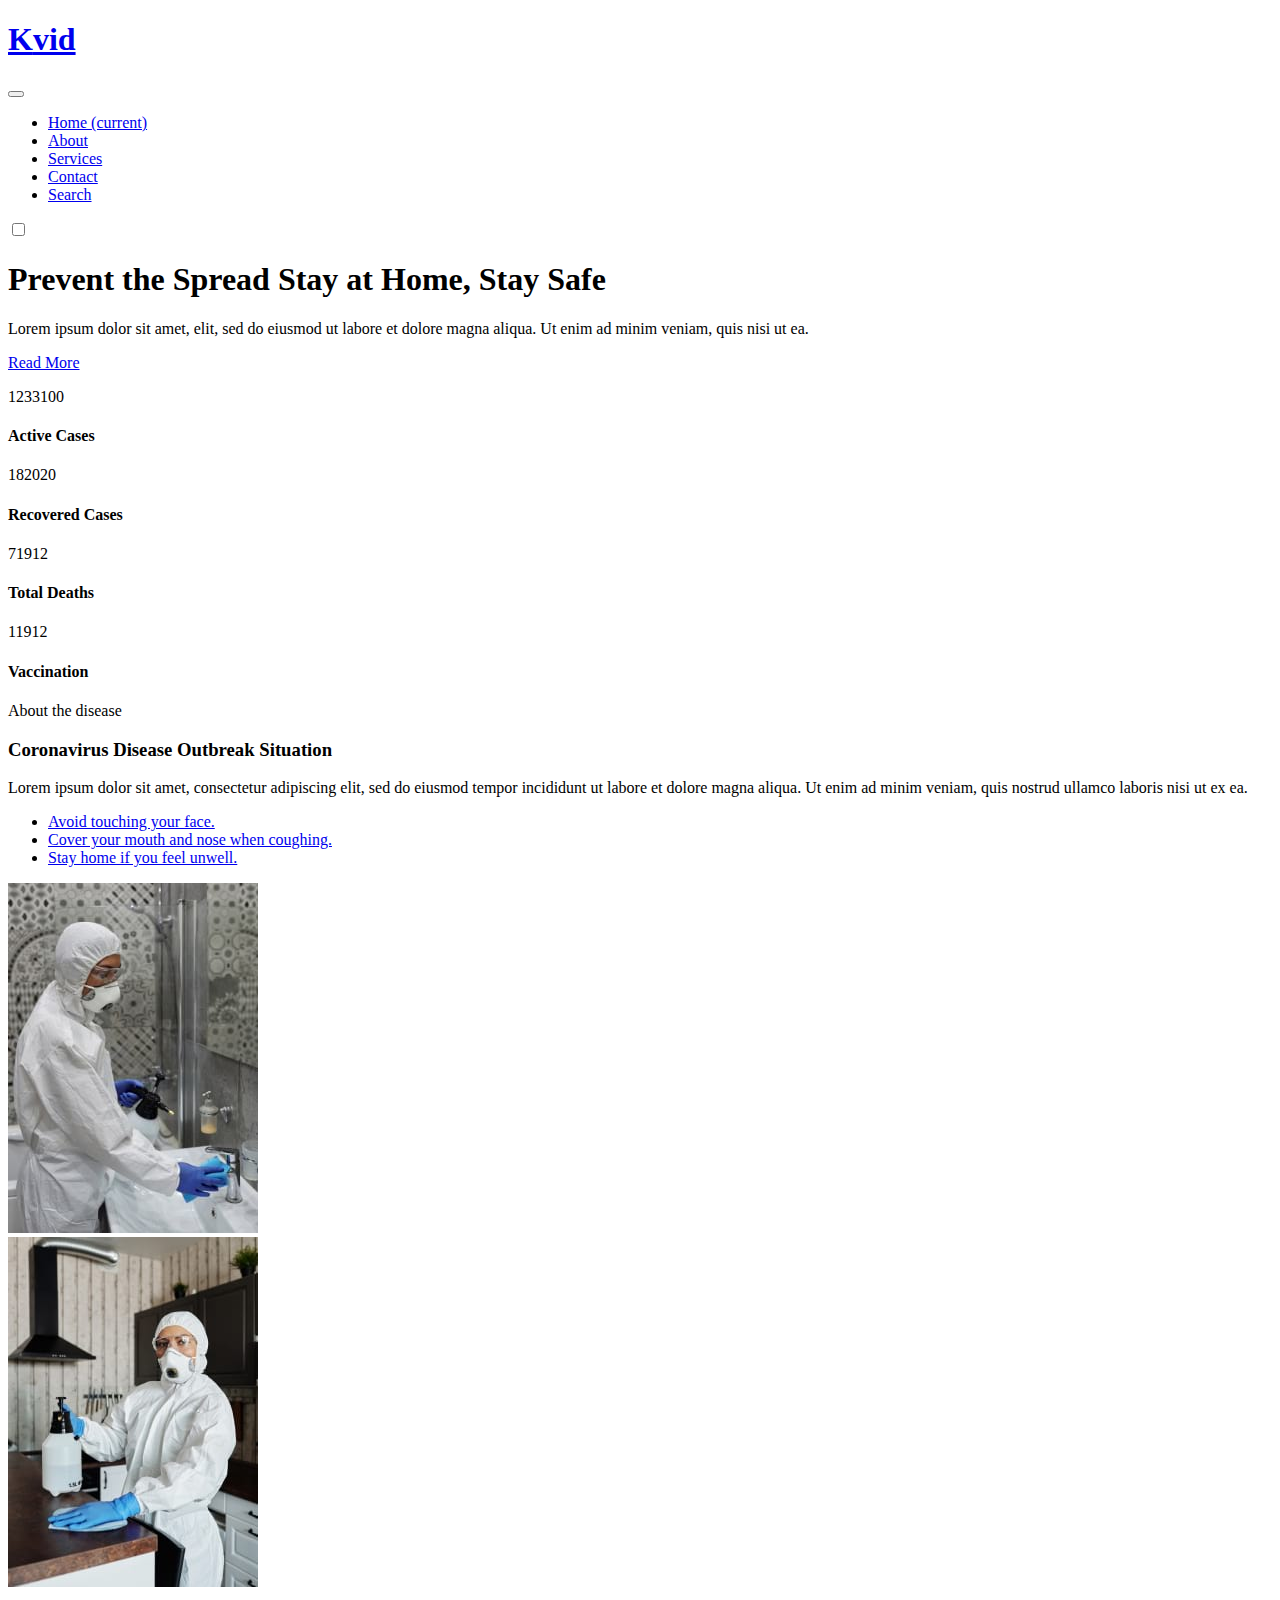
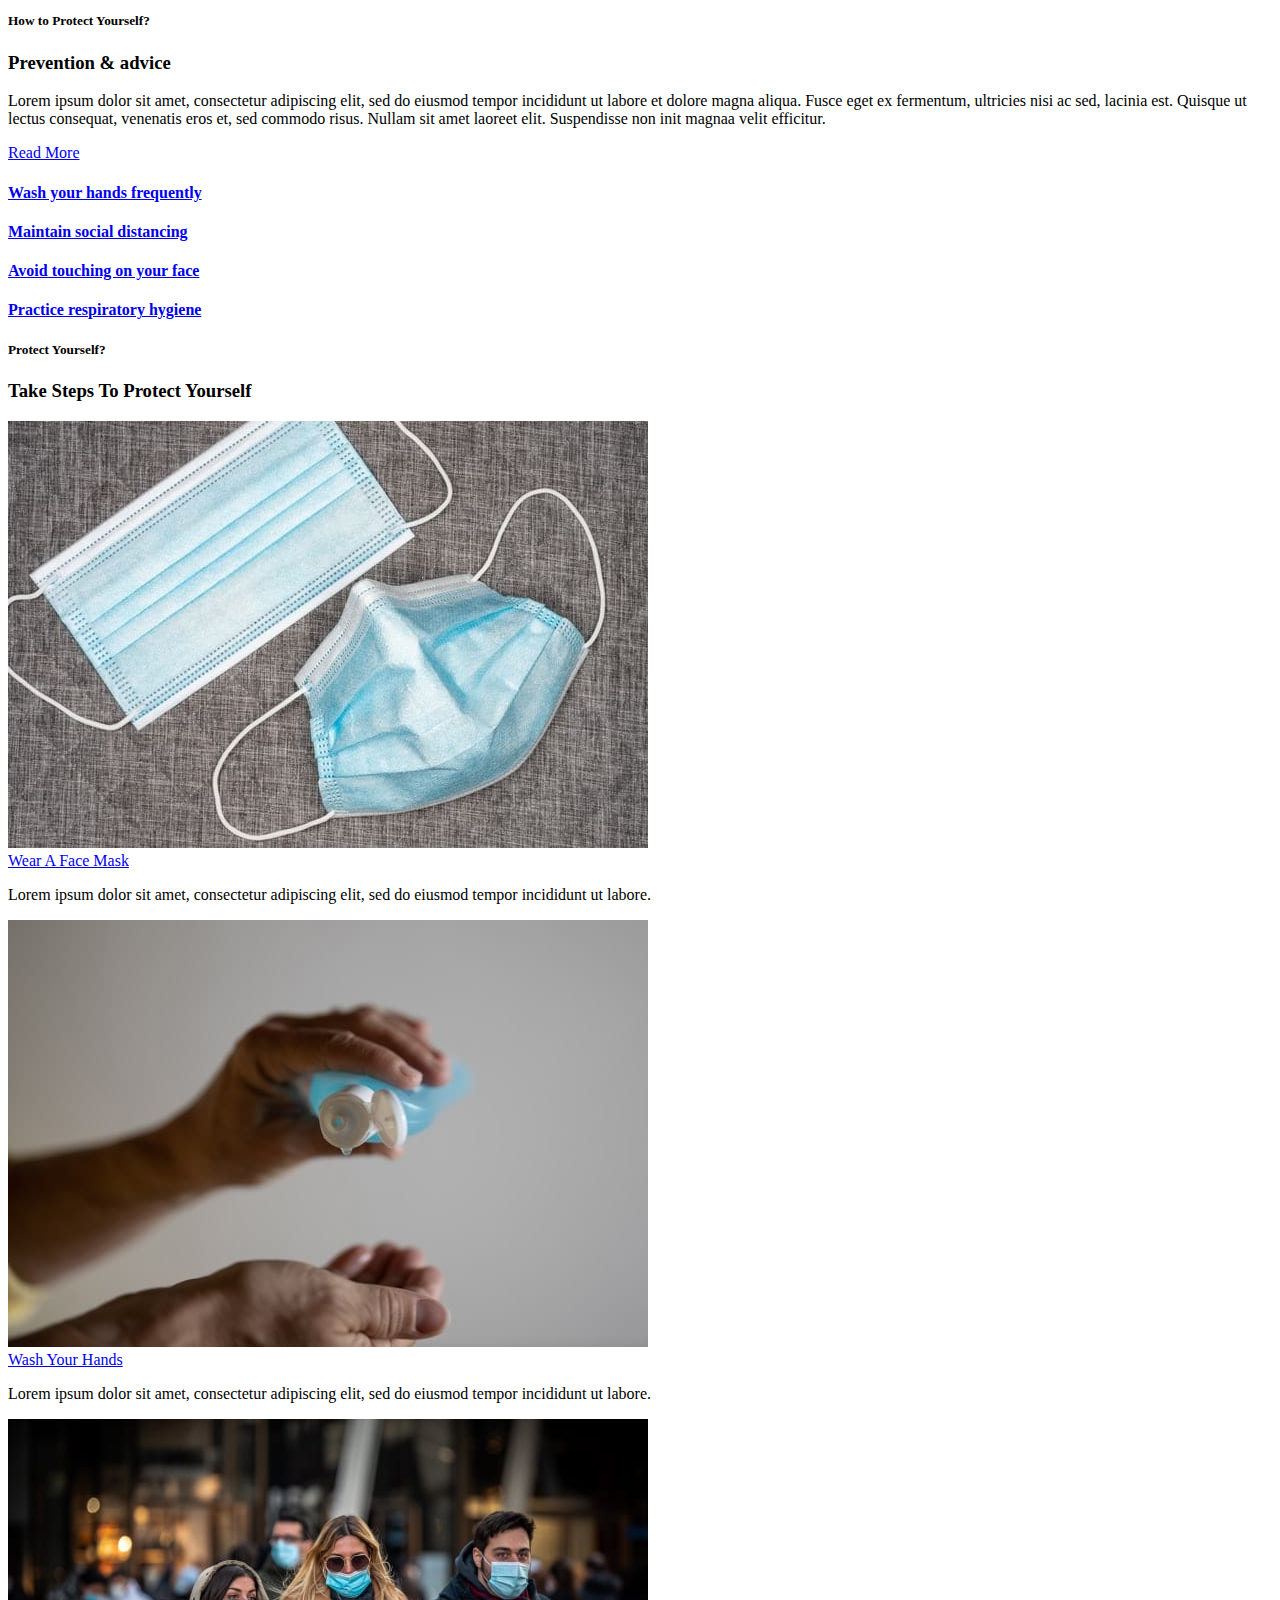
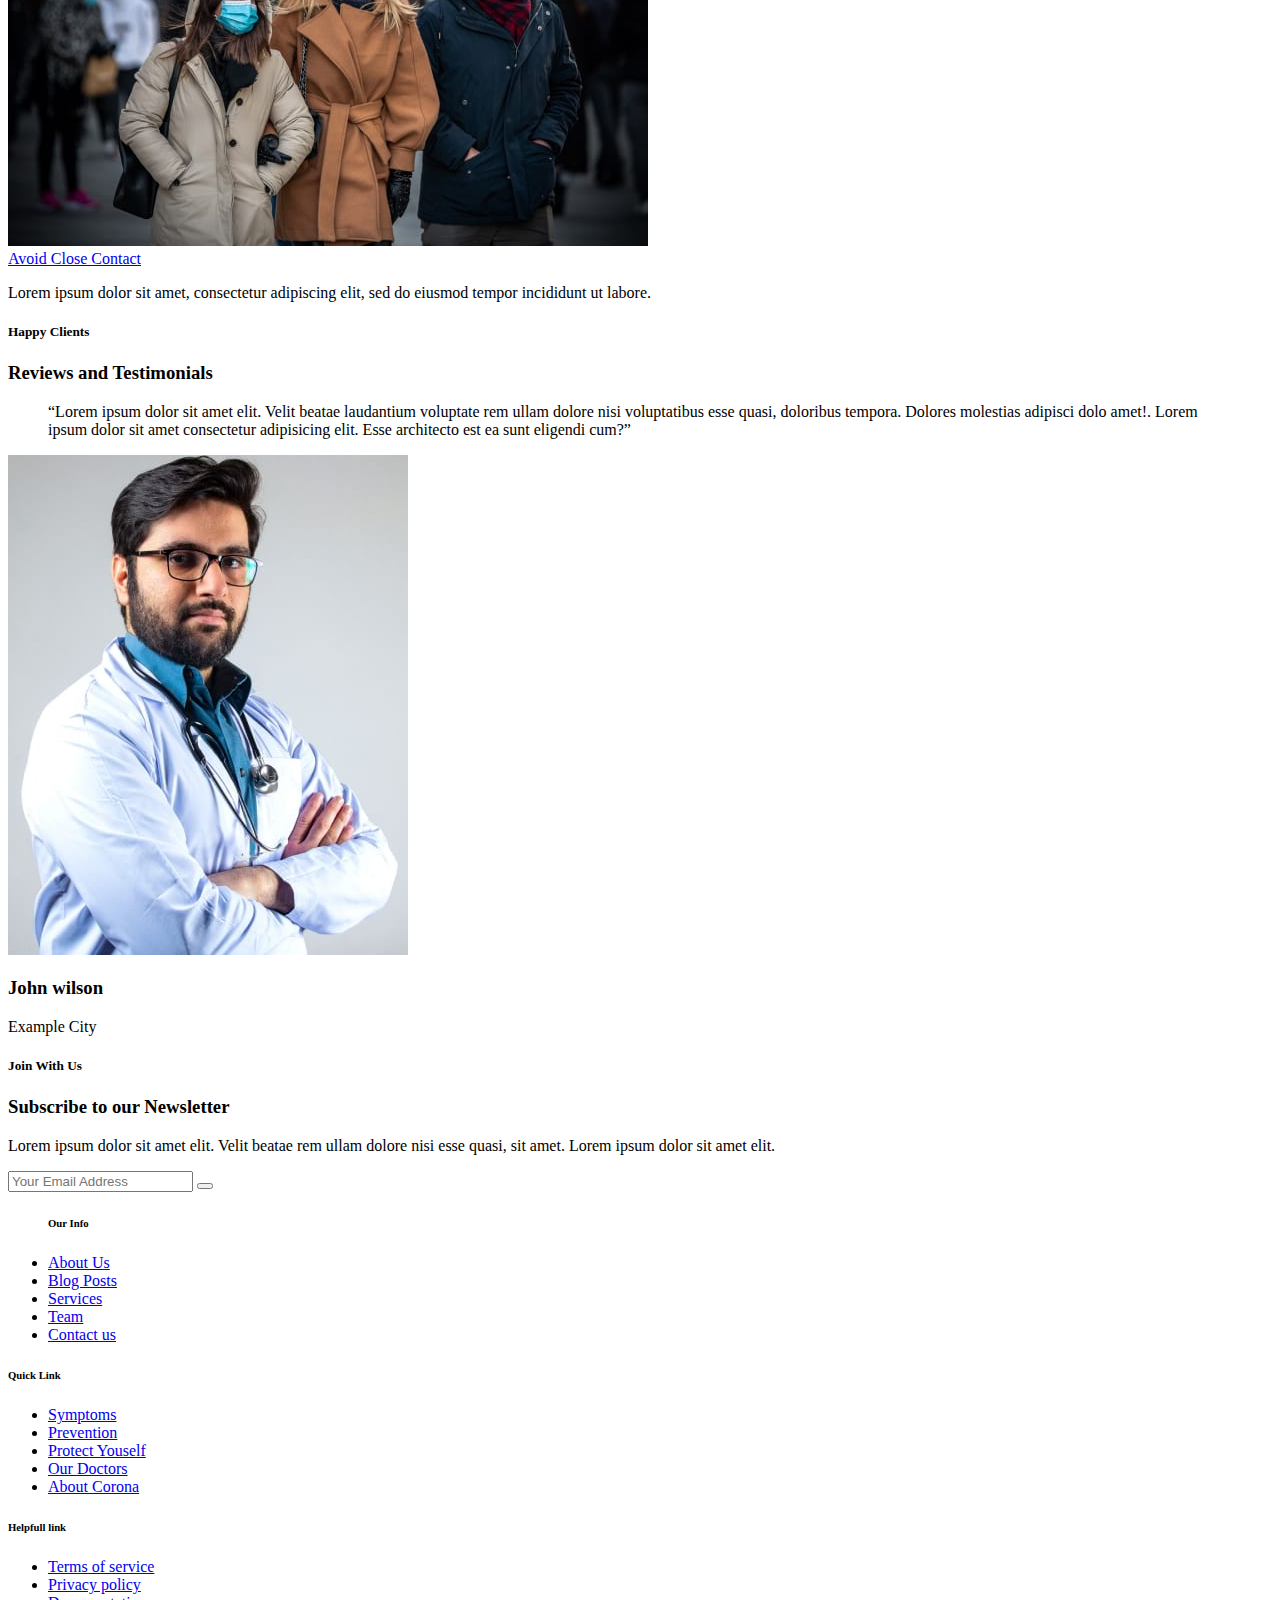
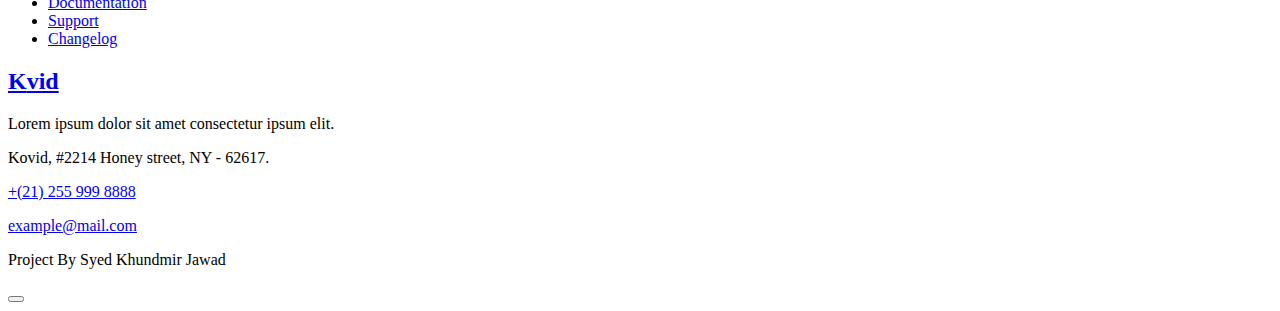
<file: index.html>
<!doctype html>
<html lang="en">
<head>
    <meta charset="utf-8">
    <meta name="viewport" content="width=device-width, initial-scale=1, shrink-to-fit=no">
    <title>Kovid - Medical</title>
    <link href="//fonts.googleapis.com/css2?family=Kumbh+Sans:wght@300;400;700&display=swap" rel="stylesheet">
    <link rel="stylesheet" href="https://files.catbox.moe/8pik9i.css">
</head>
<body>
    <header id="site-header" class="fixed-top">
        <div class="container">
            <nav class="navbar navbar-expand-lg navbar-dark stroke">
                <h1>
                    <a class="navbar-brand" href="index.html">
                      K<i class="fab fa-keycdn"></i>vid</a>
                </h1>

                <button class="navbar-toggler  collapsed bg-gradient" type="button" data-toggle="collapse"
                    data-target="#navbarTogglerDemo02" aria-controls="navbarTogglerDemo02" aria-expanded="false"
                    aria-label="Toggle navigation">
                    <span class="navbar-toggler-icon fa icon-expand fa-bars"></span>
                    <span class="navbar-toggler-icon fa icon-close fa-times"></span>
                    </span>
                </button>
                <div class="collapse navbar-collapse" id="navbarTogglerDemo02">
                    <ul class="navbar-nav ml-lg-auto">
                        <li class="nav-item active">
                            <a class="nav-link" href="index.html">Home <span class="sr-only">(current)</span></a>
                        </li>
                        <li class="nav-item">
                            <a class="nav-link" href="/about/">About</a>
                        </li>
                        <li class="nav-item">
                            <a class="nav-link" href="/services/">Services</a>
                        </li>
                        <li class="nav-item mr-lg-1">
                            <a class="nav-link" href="contact.html">Contact</a>
                        </li>
                        
                            <li class="header-search mr-lg-2 mt-lg-0 mt-4 position-relative">
                                <div class="search-right">
                                    <a href="#search" class="btn btn-style search-btn" title="search"><span
                                            class="fas fa-search mr-2" aria-hidden="true"></span> Search</a>
                                  
                                </div>
                            </li>
                            
                    </ul>
                </div>
               

                
                <div class="mobile-position">
                    <nav class="navigation">
                        <div class="theme-switch-wrapper">
                            <label class="theme-switch" for="checkbox">
                                <input type="checkbox" id="checkbox">
                                <div class="mode-container py-1">
                                    <i class="gg-sun"></i>
                                    <i class="gg-moon"></i>
                                </div>
                            </label>
                        </div>
                    </nav>
                </div>
                
            </nav>

        </div>
    </header>
 

    
    <div class="banner-wrap">
        <div class="banner-slider">
            
            <div class="banner-slide bg1">
                <div class="container">
                    <div class="hero-content">
                        <h1 data-animation="flipInX" data-delay="0.8s" data-color="#fff">
                            Prevent the Spread
                            Stay at Home, Stay Safe</h1>
                        <p data-animation="fadeInDown" class="mt-4">Lorem ipsum dolor sit amet, elit, sed do eiusmod ut
                            labore et dolore magna aliqua.
                            <span class="dis-none">Ut enim ad minim veniam, quis nisi ut ea.</span> </p>
                        <div class="cta-btn" data-animation="fadeInUp" data-delay="1s">
                            <a href="#url" class="btn btn-style btn-primary">Read More</a>
                        </div>
                    </div>
                </div>
                <div class="hero-overlay"></div>
            </div>
          
           
        </div>
    </div>
    

    <section class="w3l-stats-main py-5">
        <div class="container py-lg-5 py-2">
            <div class="row stats-con">
                <div class="col-lg-3 col-6 stats_info counter_grid text-left mt-lg-0 mt-5">
                    <div class="icon stat-icon">
                        <i class="fab fa-keycdn"></i>
                    </div>
                    <p class="counter">1233100</p>
                    <h4>Active Cases</h4>
                </div>
                <div class="col-lg-3 col-6 stats_info counter_grid1 text-left mt-lg-0 mt-5">
                    <div class="icon stat-icon">
                        <i class="fas fa-users"></i>
                    </div>
                    <p class="counter">182020</p>
                    <h4>Recovered Cases</h4>
                </div>
                <div class="col-lg-3 col-6 stats_info counter_grid text-left mt-lg-0 mt-5">
                    <div class="icon stat-icon">
                        <i class="fas fa-skull-crossbones"></i>
                    </div>
                    <p class="counter">71912</p>
                    <h4>Total Deaths</h4>
                </div>
                <div class="col-lg-3 col-6 stats_info counter_grid text-left mt-lg-0 mt-5">
                    <div class="icon stat-icon">
                        <i class="fas fa-crutch"></i>
                    </div>
                    <p class="counter">11912</p>
                    <h4>Vaccination</h4>
                </div>
            </div>
        </div>
    </section>

    <section class="w3l-homeblock1" id="about">
        <div class="midd-w3 py-5">
            <div class="container py-lg-5 py-md-3">
                <div class="row align-items-center">
                    <div class="col-lg-6">
                        <span class="title-subw3hny">About the disease</span>
                        <h3 class="title-w3l">Coronavirus Disease 
                            Outbreak Situation</h3>
                        <p class="mt-md-4 mt-3">Lorem ipsum dolor sit amet, consectetur adipiscing elit, sed do eiusmod
                            tempor incididunt ut labore et dolore magna aliqua. Ut enim ad minim veniam, quis nostrud
                            ullamco laboris nisi ut ex ea. </p>
                        <ul class="service-list pt-lg-2 mt-4">
                            <li class="service-link"><a href="#url"><span class="fas fa-check"></span> Avoid touching your face.</a></li>
                            <li class="service-link"><a href="#url"><span class="fas fa-check"></span> Cover your mouth and nose when coughing.</a></li>
                            <li class="service-link"><a href="#url"><span class="fas fa-check"></span> Stay home if you feel unwell.</a></li>
                        </ul>
                    </div>
                    <div class="HomeAboutImages col-lg-6 mt-lg-0 mt-5 pl-lg-5">
                        <div class="row position-relative">
                            <div class="col-6">
                                <img src="assets/images/1.jpg" alt="" class="radius-image img-fluid">
                            </div>
                            <div class="col-6">
                                <img src="assets/images/2.jpg" alt="" class="radius-image img-fluid">
                            </div>
                        </div>
                    </div>
                </div>
            </div>
        </div>
    </section>
   
   
    <section class="w3l-features py-5" id="work">
        <div class="container py-lg-5 py-md-4 py-2">
            <div class="row main-cont-wthree-2 align-items-center">
                <div class="col-lg-6 feature-grid-left pr-lg-5">
                    <h5 class="title-subw3hny">How to Protect Yourself?</h5>
                    <h3 class="title-w3l mb-4">Prevention & advice</h3>
                    <p class="text-para">Lorem ipsum dolor sit amet, consectetur adipiscing elit, sed do eiusmod tempor incididunt ut labore et dolore magna aliqua.  Fusce eget ex fermentum, ultricies nisi ac sed,
                        lacinia est. Quisque ut lectus consequat, venenatis eros et, sed commodo risus. Nullam sit
                        amet laoreet elit. Suspendisse non init magnaa velit efficitur.
                    </p>
                    <a href="about.html" class="btn btn-style btn-primary mt-lg-5 mt-4">Read More</a>
                </div>
                <div class="col-lg-6 feature-grid-right mt-lg-0 mt-5 pl-lg-5">
                    <div class="call-grids-w3 d-grid">
                        <div class="grids-1 box-wrap">
                            <div class="icon">
                                <i class="fas fa-hands-wash"></i>
                            </div>
                            <h4><a href="about.html" class="title-head">Wash your hands frequently</a></h4>
                        </div>
                        <div class="grids-1 box-wrap">
                            <div class="icon">
                                <i class="fas fa-people-arrows"></i>
                            </div>
                            <h4><a href="about.html" class="title-head">Maintain social distancing</a></h4>
                        </div>
                        <div class="grids-1 box-wrap">
                            <div class="icon">
                                <i class="fas fa-surprise"></i>
                            </div>
                            <h4><a href="about.html" class="title-head">Avoid touching on your face</a></h4>
                        </div>
                        <div class="grids-1 box-wrap">
                            <div class="icon">
                                <i class="fas fa-temperature-high"></i>
                            </div>
                            <h4><a href="about.html" class="title-head">Practice respiratory hygiene</a></h4>
                        </div>
                    </div>
                </div>
            </div>
        </div>
    </section>
 
    <div class="w3l-servicesblock2" id="services">
        <section id="grids5-block" class="py-5">
            <div class="container py-lg-5 py-md-4 py-2">
                <h5 class="title-subw3hny text-center">Protect Yourself?</h5>
                <h3 class="title-w3l text-center">Take Steps To Protect
                    Yourself</h3>
                <div class="row mt-lg-5 mt-4 text-center">
                    <div class="col-lg-4 col-md-6">
                        <div class="grids5-info">
                            <a href="#service" class="d-block zoom"><img src="assets/images/s1.jpg" alt=""
                                    class="img-fluid" /></a>
                            <div class="blog-info">
                                <a href="#service" class="title">Wear A Face Mask</a>
                                <p class="text-para"> Lorem ipsum dolor sit amet, consectetur adipiscing elit, sed do eiusmod tempor incididunt ut labore. </p>
                            </div>
                           
                        </div>
                    </div>
                    <div class="col-lg-4 col-md-6 mt-md-0 mt-5">
                        <div class="grids5-info">
                            <a href="#service" class="d-block zoom"><img src="assets/images/s2.jpg" alt=""
                                    class="img-fluid" /></a>
                            <div class="blog-info">
                                <a href="#service" class="title">Wash Your Hands</a>
                                <p class="text-para">Lorem ipsum dolor sit amet, consectetur adipiscing elit, sed do eiusmod tempor incididunt ut labore. </p>
                            </div>
                            
                        </div>
                    </div>
                    <div class="col-lg-4 col-md-6 mt-lg-0 mt-5">
                        <div class="grids5-info">
                            <a href="#service" class="d-block zoom"><img src="assets/images/s3.jpg" alt=""
                                    class="img-fluid" /></a>
                            <div class="blog-info">
                                <a href="#service" class="title">Avoid Close Contact</a>
                                <p class="text-para"> Lorem ipsum dolor sit amet, consectetur adipiscing elit, sed do eiusmod tempor incididunt ut labore. </p>
                            </div>
                           
                        </div>
                    </div>
                </div>
            </div>
        </section>
    </div>

    <section class="w3l-testimonials" id="testimonials">
     
        <div class="cusrtomer-layout py-5">
            <div class="container py-lg-4 py-md-3 py-2 pb-lg-0">
                <h5 class="title-subw3hny text-center mb-1">Happy Clients</h5>
                <h3 class="title-w3l two text-center mb-sm-5 mb-4">Reviews and Testimonials</h3>
            
                <div class="testimonial-width">
                    <div id="owl-demo1" class="owl-two owl-carousel owl-theme">
                        <div class="item">
                            <div class="testimonial-content">
                                <div class="testimonial">
                                    <i class="fas fa-quote-right"></i>
                                    <blockquote>
                                        <q>Lorem ipsum dolor sit amet elit. Velit beatae
                                            laudantium voluptate rem ullam dolore nisi voluptatibus esse quasi,
                                            doloribus tempora.
                                            Dolores molestias adipisci dolo amet!. Lorem ipsum dolor sit amet
                                            consectetur
                                            adipisicing elit. Esse architecto est ea sunt eligendi cum?</q>
                                    </blockquote>
                                    <div class="testi-des">
                                        <div class="test-img"><img src="assets/images/team1.jpg" class="img-fluid"
                                                alt="client-img">
                                        </div>
                                        <div class="peopl align-self">
                                            <h3>John wilson</h3>
                                            <p class="indentity">Example City</p>
                                        </div>
                                    </div>
                                </div>
                            </div>
                        </div>

                    </div>
                </div>
            </div>
       
        </div>
        
    </section>
 
   
    
            <section class="w3l-project py-5" id="subscribe">
                <div class="container py-md-5 py-sm-4 py-2">
                    <div class="bottom-info">
                        <div class="header-section text-center">
                            <h5 class="title-subw3hny text-center mb-1">Join With Us</h5>
                            <h3 class="title-w3l">Subscribe to our Newsletter</h3>
                            <p class="mt-3 pr-lg-5">Lorem ipsum dolor sit amet elit. Velit beatae
                                rem ullam dolore nisi esse quasi, sit amet. Lorem ipsum dolor sit
                                amet elit.</p>
                        </div>
                        <form action="#" class="subscribe mt-5" method="post">
                            <input type="email" name="email" placeholder="Your Email Address" required="">
                            <button class="btn btn-style btn-primary"><i class="fas fa-paper-plane"></i></button>
                        </form>
                    </div>
                </div>
            </section>
    
    <section class="w3l-footer-29-main">
        <div class="footer-29 py-5">
            <div class="container py-lg-3">
                <div class="row footer-top-29">
                    <div class="col-lg-3 col-sm-6 footer-list-29 footer-2 mt-lg-0 mt-md-5 mt-4">
                        <ul>
                            <h6 class="footer-title-29">Our Info</h6>
                            <li><a href="about.html">About Us</a></li>
                            <li><a href="blog.html"> Blog Posts</a></li>
                            <li><a href="services.html">Services</a></li>
                           
                            <li><a href="about.html">Team</a></li>
                            <li><a href="contact.html">Contact us</a></li>
                        </ul>
                    </div>
                    <div class="col-lg-3 col-sm-6 footer-list-29 footer-2 mt-lg-0 mt-md-5 mt-4">
                        <h6 class="footer-title-29">Quick Link</h6>
                        <ul>
                            <li><a href="#syn">Symptoms</a></li>
                        
                            <li><a href="#vention">Prevention</a></li>
                            <li><a href="#protect">Protect Youself</a></li>
                            <li><a href="#our">Our Doctors</a></li>
                            <li><a href="#pack">About Corona</a></li>
                            
                        </ul>
                    </div>
                    <div class="col-lg-3 col-sm-6 footer-list-29 footer-2 mt-lg-0 mt-md-5 mt-4">
                        <h6 class="footer-title-29">Helpfull link</h6>
                        <ul>
                            <li><a href="#terms">Terms of service</a></li>
                            <li><a href="#privacy"> Privacy policy</a></li>
                            <li><a href="#doc"> Documentation</a></li>
                            <li><a href="#support"> Support</a></li>
                            <li><a href="#changelog"> Changelog</a></li>
                        </ul>
                    </div>
                    <div class="col-lg-3 col-sm-6 footer-list-29 footer-2 mt-lg-0 mt-md-5 mt-4">
                        <div class="footer-logo mb-3">
                            <h2>
                                <a class="navbar-brand" href="index.html">
                                    K<i class="fab fa-keycdn"></i>vid</a>
                            </h2>
                        </div>
                        <p>Lorem ipsum dolor sit amet consectetur ipsum elit.</p>

                        <div class="cont-details">
                            <div class="cont-top margin-up">
                              <div class="cont-left text-center">
                                <span class="fas fa-map-marked-alt"></span>
                              </div>
                              <div class="cont-right">
                                <p> Kovid, #2214 Honey street, NY - 62617.</p>
                              </div>
                            </div>
                            <div class="cont-top margin-up">
                              <div class="cont-left text-center">
                                <span class="fas fa-blender-phone"></span>
                              </div>
                              <div class="cont-right">
                                <p><a href="tel:+(21) 255 999 8888"> +(21) 255 999
                                    8888</a></p>
                              </div>
                            </div>
                            <div class="cont-top margin-up">
                              <div class="cont-left text-center">
                                <span class="fas fa-envelope-open-text"></span>
                              </div>
                              <div class="cont-right">
                                <p><a href="mailto:example@mail.com" class="mail">
                                    example@mail.com</a></p>
                              </div>
                            </div>
                          </div>
                       
                    </div>
                </div>
            </div>
        </div>
    </section>

    
    <section class="w3l-copyright">
        <div class="container">
            <div class="row bottom-copies">
                <p class="col-lg-8 copy-footer-29">Project By Syed Khundmir Jawad</p>
                  <div class="col-lg-4 main-social-footer-29">
                    <a href="#facebook" class="facebook"><span class="fab fa-facebook-f"></span></a>
                    <a href="#twitter" class="twitter"><span class="fab fa-twitter"></span></a>
                    <a href="#pinterest"><span class="fab fa-pinterest-p"></span></a>
                    <a href="#instagram" class="instagram"><span class="fab fa-instagram"></span></a>
                 
                  </div>
            </div>
        </div>
    
        <button onclick="topFunction()" id="movetop" title="Go to top">
            <i class="fas fa-level-up-alt"></i>
        </button>
        <script>
            // When the user scrolls down 20px from the top of the document, show the button
            window.onscroll = function () {
                scrollFunction()
            };

            function scrollFunction() {
                if (document.body.scrollTop > 20 || document.documentElement.scrollTop > 20) {
                    document.getElementById("movetop").style.display = "block";
                } else {
                    document.getElementById("movetop").style.display = "none";
                }
            }

            // When the user clicks on the button, scroll to the top of the document
            function topFunction() {
                document.body.scrollTop = 0;
                document.documentElement.scrollTop = 0;
            }
        </script>

    </section>

    <script src="assets/js/jquery-3.3.1.min.js"></script>
    <script src="assets/js/theme-change.js"></script>
    

    <script>
        $(function () {
            $('.navbar-toggler').click(function () {
                $('body').toggleClass('noscroll');
            })
        });
    </script>
    

   
    <script>
        $(window).on("scroll", function () {
            var scroll = $(window).scrollTop();

            if (scroll >= 80) {
                $("#site-header").addClass("nav-fixed");
            } else {
                $("#site-header").removeClass("nav-fixed");
            }
        });

        //Main navigation Active Class Add Remove
        $(".navbar-toggler").on("click", function () {
            $("header").toggleClass("active");
        });
        $(document).on("ready", function () {
            if ($(window).width() > 991) {
                $("header").removeClass("active");
            }
            $(window).on("resize", function () {
                if ($(window).width() > 991) {
                    $("header").removeClass("active");
                }
            });
        });
    </script>
   
    <script src="assets/js/bootstrap.min.js"></script>

</body>

</html>
</file>
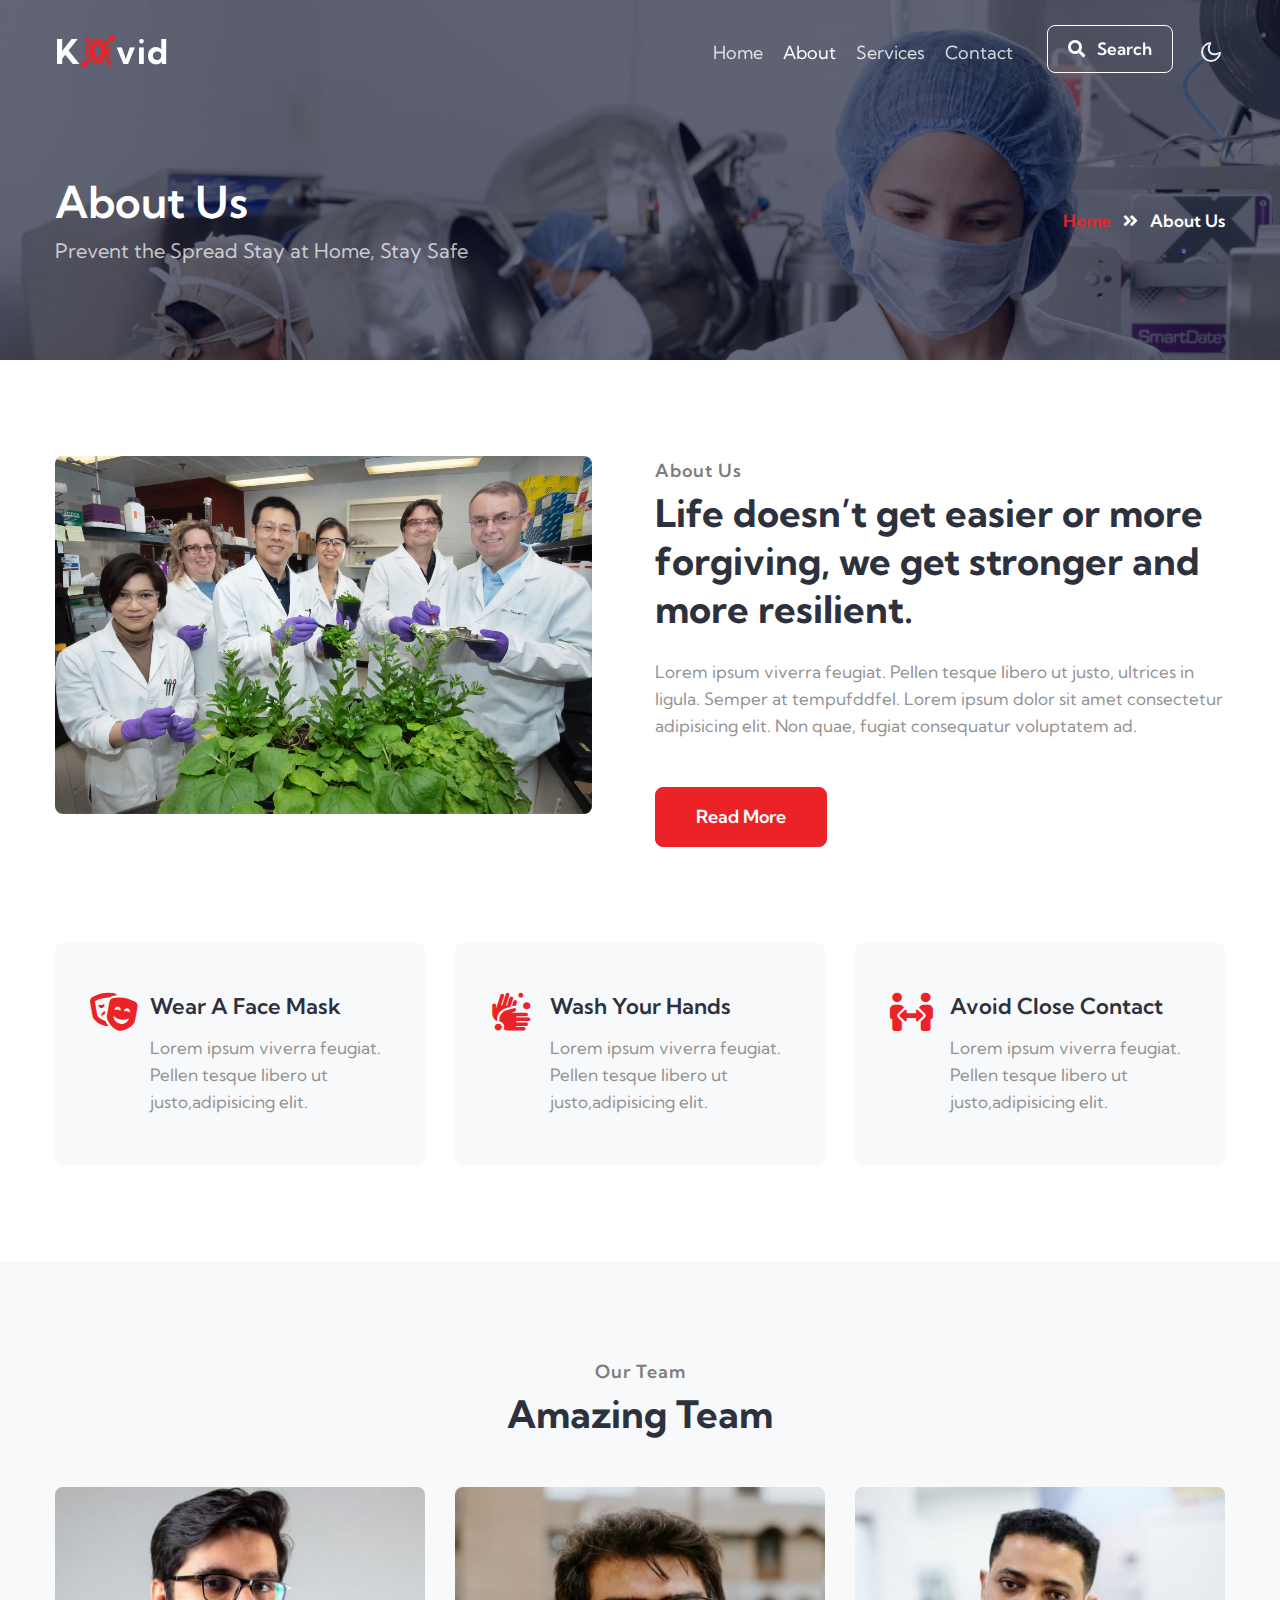
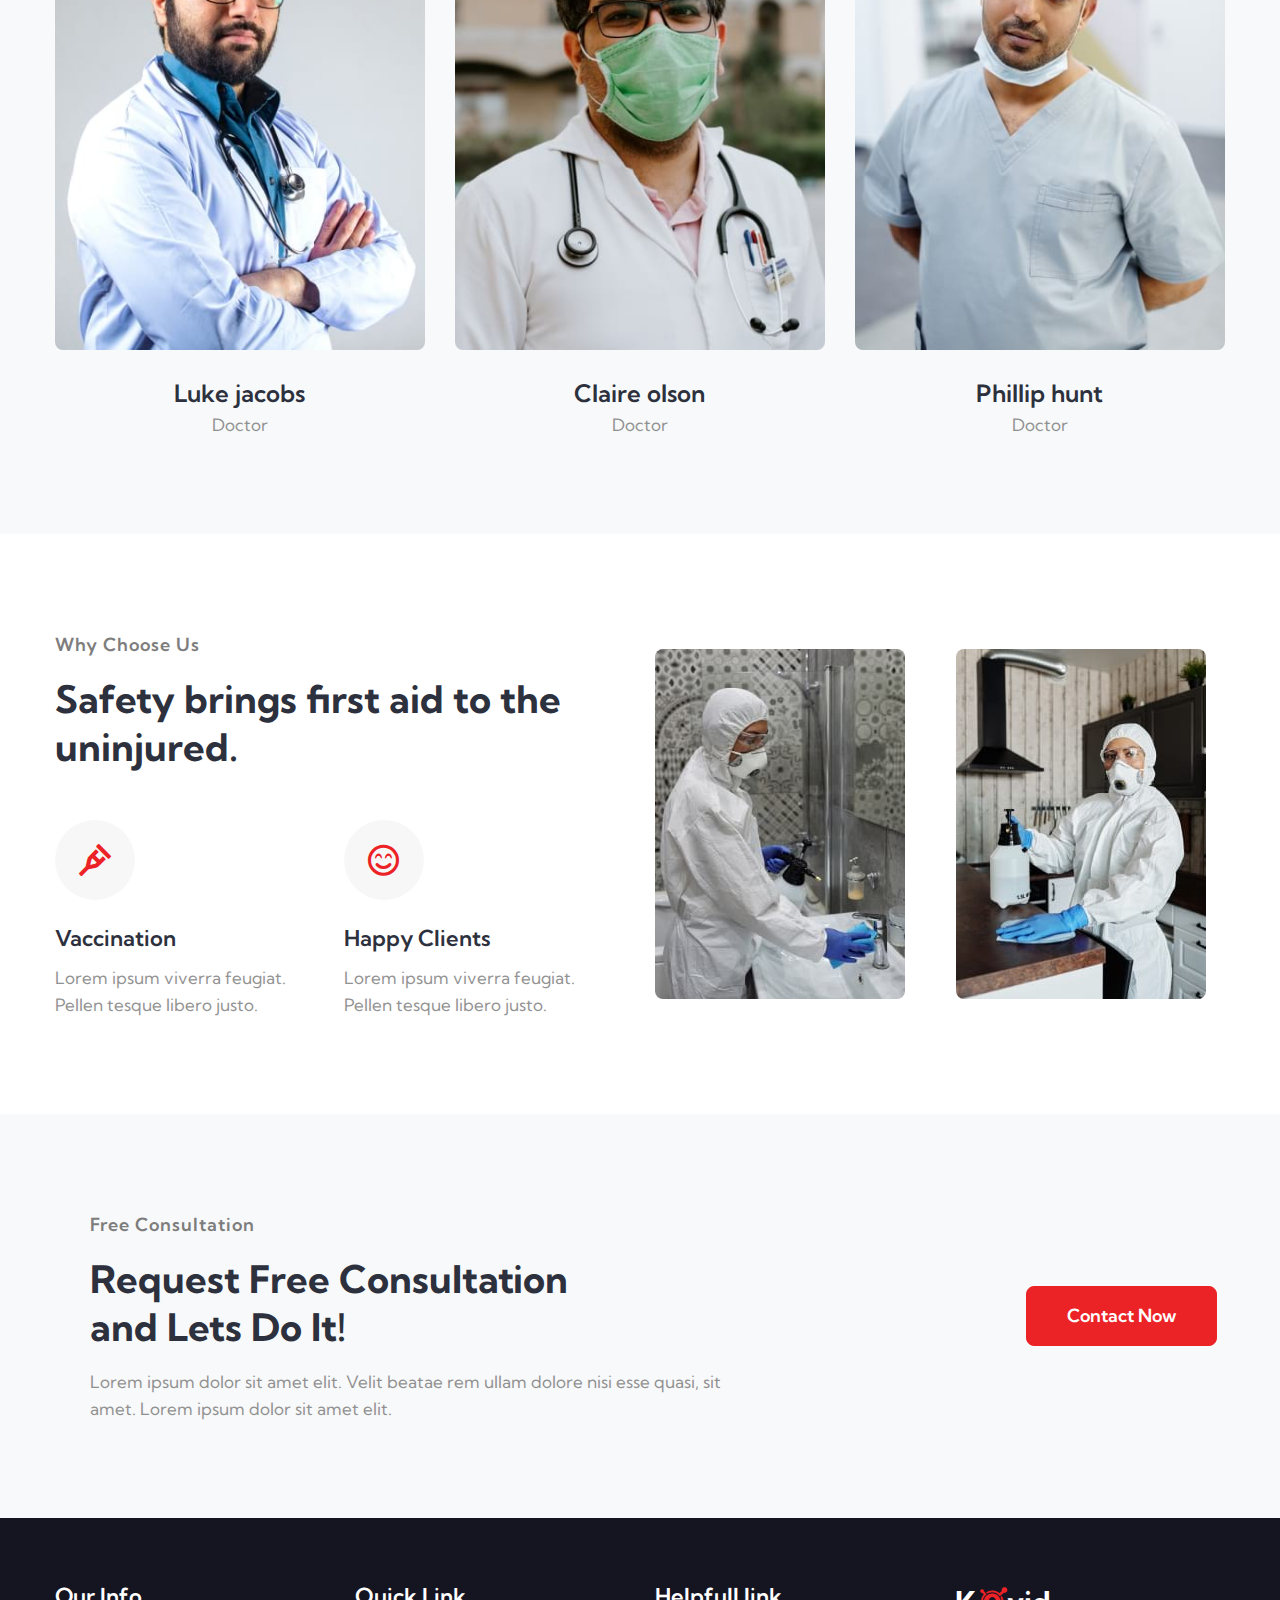
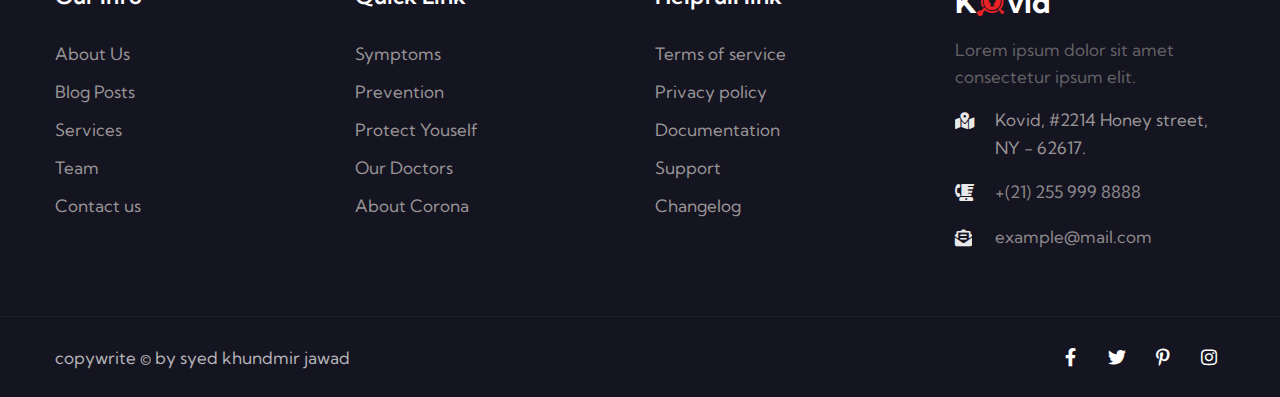
<file: about.html>
<!doctype html>
<html lang="en">

<head>
 
  <meta charset="utf-8">
  <meta name="viewport" content="width=device-width, initial-scale=1, shrink-to-fit=no">
  <title>Kovid - Medical</title>
  
  <link href="//fonts.googleapis.com/css2?family=Kumbh+Sans:wght@300;400;700&display=swap" rel="stylesheet">
  
  <link rel="stylesheet" href="assets/css/style-starter.css">
</head>

<body>

  <header id="site-header" class="fixed-top">
    <div class="container">
      <nav class="navbar navbar-expand-lg navbar-dark stroke">
        <h1>
          <a class="navbar-brand" href="index.html">
            K<i class="fab fa-keycdn"></i>vid</a>
        </h1>
  
        <button class="navbar-toggler  collapsed bg-gradient" type="button" data-toggle="collapse"
          data-target="#navbarTogglerDemo02" aria-controls="navbarTogglerDemo02" aria-expanded="false"
          aria-label="Toggle navigation">
          <span class="navbar-toggler-icon fa icon-expand fa-bars"></span>
          <span class="navbar-toggler-icon fa icon-close fa-times"></span>
          </span>
        </button>
        <div class="collapse navbar-collapse" id="navbarTogglerDemo02">
          <ul class="navbar-nav ml-lg-auto">
            <li class="nav-item">
              <a class="nav-link" href="index.html">Home <span class="sr-only">(current)</span></a>
            </li>
            <li class="nav-item active">
              <a class="nav-link" href="about.html">About</a>
            </li>
            <li class="nav-item">
              <a class="nav-link" href="services.html">Services</a>
            </li>

            <li class="nav-item mr-lg-1">
              <a class="nav-link" href="contact.html">Contact</a>
          </li>
       
              <li class="header-search mr-lg-2 mt-lg-0 mt-4 position-relative">
                  <div class="search-right">
                      <a href="#search" class="btn btn-style search-btn" title="search"><span
                              class="fas fa-search mr-2" aria-hidden="true"></span> Search</a>
                     
                  </div>
              </li>
           
          </ul>
        </div>
        
        <div class="mobile-position">
          <nav class="navigation">
            <div class="theme-switch-wrapper">
              <label class="theme-switch" for="checkbox">
                <input type="checkbox" id="checkbox">
                <div class="mode-container py-1">
                  <i class="gg-sun"></i>
                  <i class="gg-moon"></i>
                </div>
              </label>
            </div>
          </nav>
        </div>
        
      </nav>

    </div>
  </header>

  
<section class="w3l-about-breadcrumb text-center">
  <div class="breadcrumb-bg breadcrumb-bg-about py-5">
      <div class="container py-lg-5 py-md-4">
        <div class="w3breadcrumb-gids">
          <div class="w3breadcrumb-left text-left">
                    <h2 class="title AboutPageBanner">
                  About Us   </h2>
                              <p class="inner-page-para mt-2">
                                Prevent the Spread
                                Stay at Home, Stay Safe             </p>
          </div>
          <div class="w3breadcrumb-right">
                <ul class="breadcrumbs-custom-path">
                  <li><a href="index.html">Home</a></li>
                  <li class="active"><span class="fas fa-angle-double-right mx-2"></span> About Us</li>
                </ul>
          </div>
    </div>
      </div>
      <div class="hero-overlay"></div>
  </div>
</section>

  <section class="w3l-aboutblock1" id="about">
    <div class="midd-w3 py-5">
      <div class="container py-lg-5 py-md-4 py-2">
        <div class="row">
          <div class="col-lg-6 left-wthree-img pr-lg-5">
            <div class="position-relative">
              <img src="assets/images/banner5.jpg"
                alt="" class="img-fluid radius-image">
              </div>
            </div>
          <div class="col-lg-6 mt-lg-0 mt-5 about-right-faq align-self">
            <h5 class="title-subw3hny mb-1">About Us</h5>
            <h3 class="title-w3l">Life doesn’t get easier or more forgiving, we get stronger and more resilient.</h3>
            <p class="mt-4">Lorem ipsum viverra feugiat. Pellen tesque libero ut justo,
              ultrices in ligula. Semper at tempufddfel. Lorem ipsum dolor sit amet consectetur adipisicing
              elit. Non quae, fugiat consequatur voluptatem ad.</p>
            <a class="btn btn-primary btn-style mt-md-5 mt-4 mr-md-4 mr-3" href="#url">
              Read More </a>
          </div>
        </div>
       
        <div class="row justify-content-center mt-5 pt-lg-5 AboutFeatures">
          <div class="col-lg-4 col-md-6 grids-feature">
            <div class="area-box">
              <i class="fas fa-theater-masks" aria-hidden="true"></i>
              <div class="area-box-info">
                <h4><a href="#url" class="title-head">
                  Wear A Face Mask</a></h4>
                    <p>Lorem ipsum viverra feugiat. Pellen tesque libero ut justo,adipisicing
                      elit.</p>
              </div>
            </div>
          </div>
          <div class="col-lg-4 col-md-6 grids-feature mt-md-0 mt-4">
            <div class="area-box">
              <i class="fas fa-hands-wash" aria-hidden="true"></i>
              <div class="area-box-info">
                <h4><a href="#url" class="title-head">
                  Wash Your Hands</a></h4>
                    <p>Lorem ipsum viverra feugiat. Pellen tesque libero ut justo,adipisicing
                      elit.</p>
              </div>
            </div>
          </div>
          <div class="col-lg-4 col-md-6 grids-feature mt-lg-0 mt-4">
            <div class="area-box">
              <i class="fas fa-people-arrows" aria-hidden="true"></i>
              <div class="area-box-info">
                <h4><a href="#url" class="title-head">
                  Avoid Close Contact</a></h4>
                    <p>Lorem ipsum viverra feugiat. Pellen tesque libero ut justo,adipisicing
                      elit.</p>
              </div>
            </div>
          </div>
        </div>
         
      </div>
    </div>
  </section>
 
   <section class="w3l-team-main team py-5" id="team">
    <div class="container py-lg-5">
      <h5 class="title-subw3hny mb-1 text-center">Our Team</h5>
      <h3 class="title-w3l text-center">Amazing Team</h3>
      <div class="row team-row mt-md-5 mt-4">
        <div class="col-lg-4 col-6 team-wrap">
          <div class="team-member text-center">
            <div class="team-img">
              <img src="assets/images/team1.jpg" alt="" class="radius-image">
              <div class="overlay-team">
                <div class="team-details text-center">
                  <div class="socials mt-20">
                    <a href="#url">
                      <span class="fab fa-facebook-f"></span>
                    </a>
                    <a href="#url">
                      <span class="fab fa-twitter"></span>
                    </a>
                    <a href="#url">
                      <span class="fab fa-linkedin-in"></span>
                    </a>
                  </div>
                </div>
              </div>
            </div>
            <a href="#url" class="team-title">Luke jacobs</a>
            <p>Doctor</p>
          </div>
        </div>
       
        <div class="col-lg-4 col-6 team-wrap">
          <div class="team-member text-center">
            <div class="team-img">
              <img src="assets/images/team3.jpg" alt="" class="radius-image">
              <div class="overlay-team">
                <div class="team-details text-center">
                  <div class="socials mt-20">
                    <a href="#url">
                      <span class="fab fa-facebook-f"></span>
                    </a>
                    <a href="#url">
                      <span class="fab fa-twitter"></span>
                    </a>
                    <a href="#url">
                      <span class="fab fa-linkedin-in"></span>
                    </a>
                  </div>
                </div>
              </div>
            </div>
            <a href="#url" class="team-title">Claire olson</a>
            <p>Doctor</p>
          </div>
        </div>
        
        <div class="col-lg-4 col-6 team-wrap mt-lg-0 mt-5">
          <div class="team-member last text-center">
            <div class="team-img">
              <img src="assets/images/team2.jpg" alt="" class="radius-image">
              <div class="overlay-team">
                <div class="team-details text-center">
                  <div class="socials mt-20">
                    <a href="#url">
                      <span class="fab fa-facebook-f"></span>
                    </a>
                    <a href="#url">
                      <span class="fab fa-twitter"></span>
                    </a>
                    <a href="#url">
                      <span class="fab fa-linkedin-in"></span>
                    </a>
                  </div>
                </div>
              </div>
            </div>
            <a href="#url" class="team-title">Phillip hunt</a>
            <p>Doctor</p>
          </div>
        </div>
      </div>
  </section>
 
  <section class="w3l-about2 py-5">
    <div class="container py-lg-5 py-md-4 py-2 AboutPageStats">
      <div class="row cwp23-content align-items-center">
        <div class="col-lg-6 pr-lg-5">
          <h5 class="title-subw3hny mb-3">Why Choose Us</h5>
          <h3 class="title-w3l">Safety brings first aid to the uninjured.</h3>
          <div class="cwp23-text-cols mt-lg-5 mt-4">
            <div class="column">
              <div class="icon mb-4">
                  <span class="fas fa-crutch"></span>
               </div>
              <h4>Vaccination</h4>
              <p>Lorem ipsum viverra feugiat. Pellen tesque libero justo.</p>
            </div>
            <div class="column">
              <div class="icon mb-4">
                <span class="far fa-smile-beam"></span>
              </div>
              <h4>Happy Clients</h4>
              <p>Lorem ipsum viverra feugiat. Pellen tesque libero justo.</p>
            </div>
          </div>
        </div>
        <div class="col-lg-3 col-6 cwp23-text align-self mt-lg-0 mt-5 pr-md-3 pr-2">
          <img src="assets/images/1.jpg" alt=""
            class="radius-image img-fluid">
        </div>
        <div class="col-lg-3 col-6  cwp23-text align-self mt-lg-0 mt-5 pl-md-3 pl-2">
          <img src="assets/images/2.jpg" alt=""
            class="radius-image img-fluid">
        </div>
      </div>
    </div>
  </section>

  <section class="w3l-project-main py-5">
    <div class="container py-md-5 py-2">
      <div class="w3l-project-in">
        <div class="row">
          <div class="col-lg-8">
            <div class="bottom-info">
              <div class="header-section pr-lg-5">
                <h5 class="title-subw3hny mb-3">Free Consultation</h5>
                <h3 class="title-w3l mb-3">Request Free Consultation <br>and <span class="span-bold">Lets Do It!</span>
                </h3>
                <p>Lorem ipsum dolor sit amet elit. Velit beatae rem ullam dolore nisi esse quasi, sit amet. Lorem ipsum dolor sit amet elit.</p>
              </div>
            </div>
          </div>
          <div class="col-lg-4 align-self text-lg-right mt-lg-0 mt-sm-5 mt-4">
            <a href="#" class="btn btn-primary btn-white  btn-style mr-2"> Contact Now </a>
          </div>
        </div>
      </div>
    </div>
  </section>

  <section class="w3l-footer-29-main">
    <div class="footer-29 py-5">
      <div class="container py-lg-3">
        <div class="row footer-top-29">
          <div class="col-lg-3 col-sm-6 footer-list-29 footer-2 mt-lg-0 mt-md-5 mt-4">
            <ul>
              <h6 class="footer-title-29">Our Info</h6>
              <li><a href="about.html">About Us</a></li>
              <li><a href="blog.html"> Blog Posts</a></li>
              <li><a href="services.html">Services</a></li>

              <li><a href="about.html">Team</a></li>
              <li><a href="contact.html">Contact us</a></li>
            </ul>
          </div>
          <div class="col-lg-3 col-sm-6 footer-list-29 footer-2 mt-lg-0 mt-md-5 mt-4">
            <h6 class="footer-title-29">Quick Link</h6>
            <ul>
              <li><a href="#syn">Symptoms</a></li>

              <li><a href="#vention">Prevention</a></li>
              <li><a href="#protect">Protect Youself</a></li>
              <li><a href="#our">Our Doctors</a></li>
              <li><a href="#pack">About Corona</a></li>

            </ul>
          </div>
          <div class="col-lg-3 col-sm-6 footer-list-29 footer-2 mt-lg-0 mt-md-5 mt-4">
            <h6 class="footer-title-29">Helpfull link</h6>
            <ul>
              <li><a href="#terms">Terms of service</a></li>
              <li><a href="#privacy"> Privacy policy</a></li>
              <li><a href="#doc"> Documentation</a></li>
              <li><a href="#support"> Support</a></li>
              <li><a href="#changelog"> Changelog</a></li>
            </ul>
          </div>
          <div class="col-lg-3 col-sm-6 footer-list-29 footer-2 mt-lg-0 mt-md-5 mt-4">
            <div class="footer-logo mb-3">
              <h2>
                <a class="navbar-brand" href="index.html">
                    K<i class="fab fa-keycdn"></i>vid</a>
              </h2>
            </div>
            <p>Lorem ipsum dolor sit amet consectetur ipsum elit.</p>

            <div class="cont-details">
              <div class="cont-top margin-up">
                <div class="cont-left text-center">
                  <span class="fas fa-map-marked-alt"></span>
                </div>
                <div class="cont-right">
                  <p> Kovid, #2214 Honey street, NY - 62617.</p>
                </div>
              </div>
              <div class="cont-top margin-up">
                <div class="cont-left text-center">
                  <span class="fas fa-blender-phone"></span>
                </div>
                <div class="cont-right">
                  <p><a href="tel:+(21) 255 999 8888"> +(21) 255 999
                      8888</a></p>
                </div>
              </div>
              <div class="cont-top margin-up">
                <div class="cont-left text-center">
                  <span class="fas fa-envelope-open-text"></span>
                </div>
                <div class="cont-right">
                  <p><a href="mailto:example@mail.com" class="mail">
                      example@mail.com</a></p>
                </div>
              </div>
            </div>

          </div>
        </div>
      </div>
    </div>
  </section>
  
  
  <section class="w3l-copyright">
    <div class="container">
      <div class="row bottom-copies">
        <p class="col-lg-8 copy-footer-29">copywrite &copy; by syed khundmir jawad</p>
        <div class="col-lg-4 main-social-footer-29">
          <a href="#facebook" class="facebook"><span class="fab fa-facebook-f"></span></a>
          <a href="#twitter" class="twitter"><span class="fab fa-twitter"></span></a>
          <a href="#pinterest"><span class="fab fa-pinterest-p"></span></a>
          <a href="#instagram" class="instagram"><span class="fab fa-instagram"></span></a>
        
        </div>
      </div>
    </div>
  
    <button onclick="topFunction()" id="movetop" title="Go to top">
      <i class="fas fa-level-up-alt"></i>
    </button>
    <script>
      // When the user scrolls down 20px from the top of the document, show the button
      window.onscroll = function () {
        scrollFunction()
      };

      function scrollFunction() {
        if (document.body.scrollTop > 20 || document.documentElement.scrollTop > 20) {
          document.getElementById("movetop").style.display = "block";
        } else {
          document.getElementById("movetop").style.display = "none";
        }
      }

      // When the user clicks on the button, scroll to the top of the document
      function topFunction() {
        document.body.scrollTop = 0;
        document.documentElement.scrollTop = 0;
      }
    </script>

  </section>

  
  <script src="assets/js/jquery-3.3.1.min.js"></script>
  <script src="assets/js/theme-change.js"></script>
 
  <script>
    $(function () {
      $('.navbar-toggler').click(function () {
        $('body').toggleClass('noscroll');
      })
    });
  </script>
  

 
  <script>
    $(window).on("scroll", function () {
      var scroll = $(window).scrollTop();

      if (scroll >= 80) {
        $("#site-header").addClass("nav-fixed");
      } else {
        $("#site-header").removeClass("nav-fixed");
      }
    });

    //Main navigation Active Class Add Remove
    $(".navbar-toggler").on("click", function () {
      $("header").toggleClass("active");
    });
    $(document).on("ready", function () {
      if ($(window).width() > 991) {
        $("header").removeClass("active");
      }
      $(window).on("resize", function () {
        if ($(window).width() > 991) {
          $("header").removeClass("active");
        }
      });
    });
  </script>
  
  <script src="assets/js/bootstrap.min.js"></script>

</body>

</html>
</file>
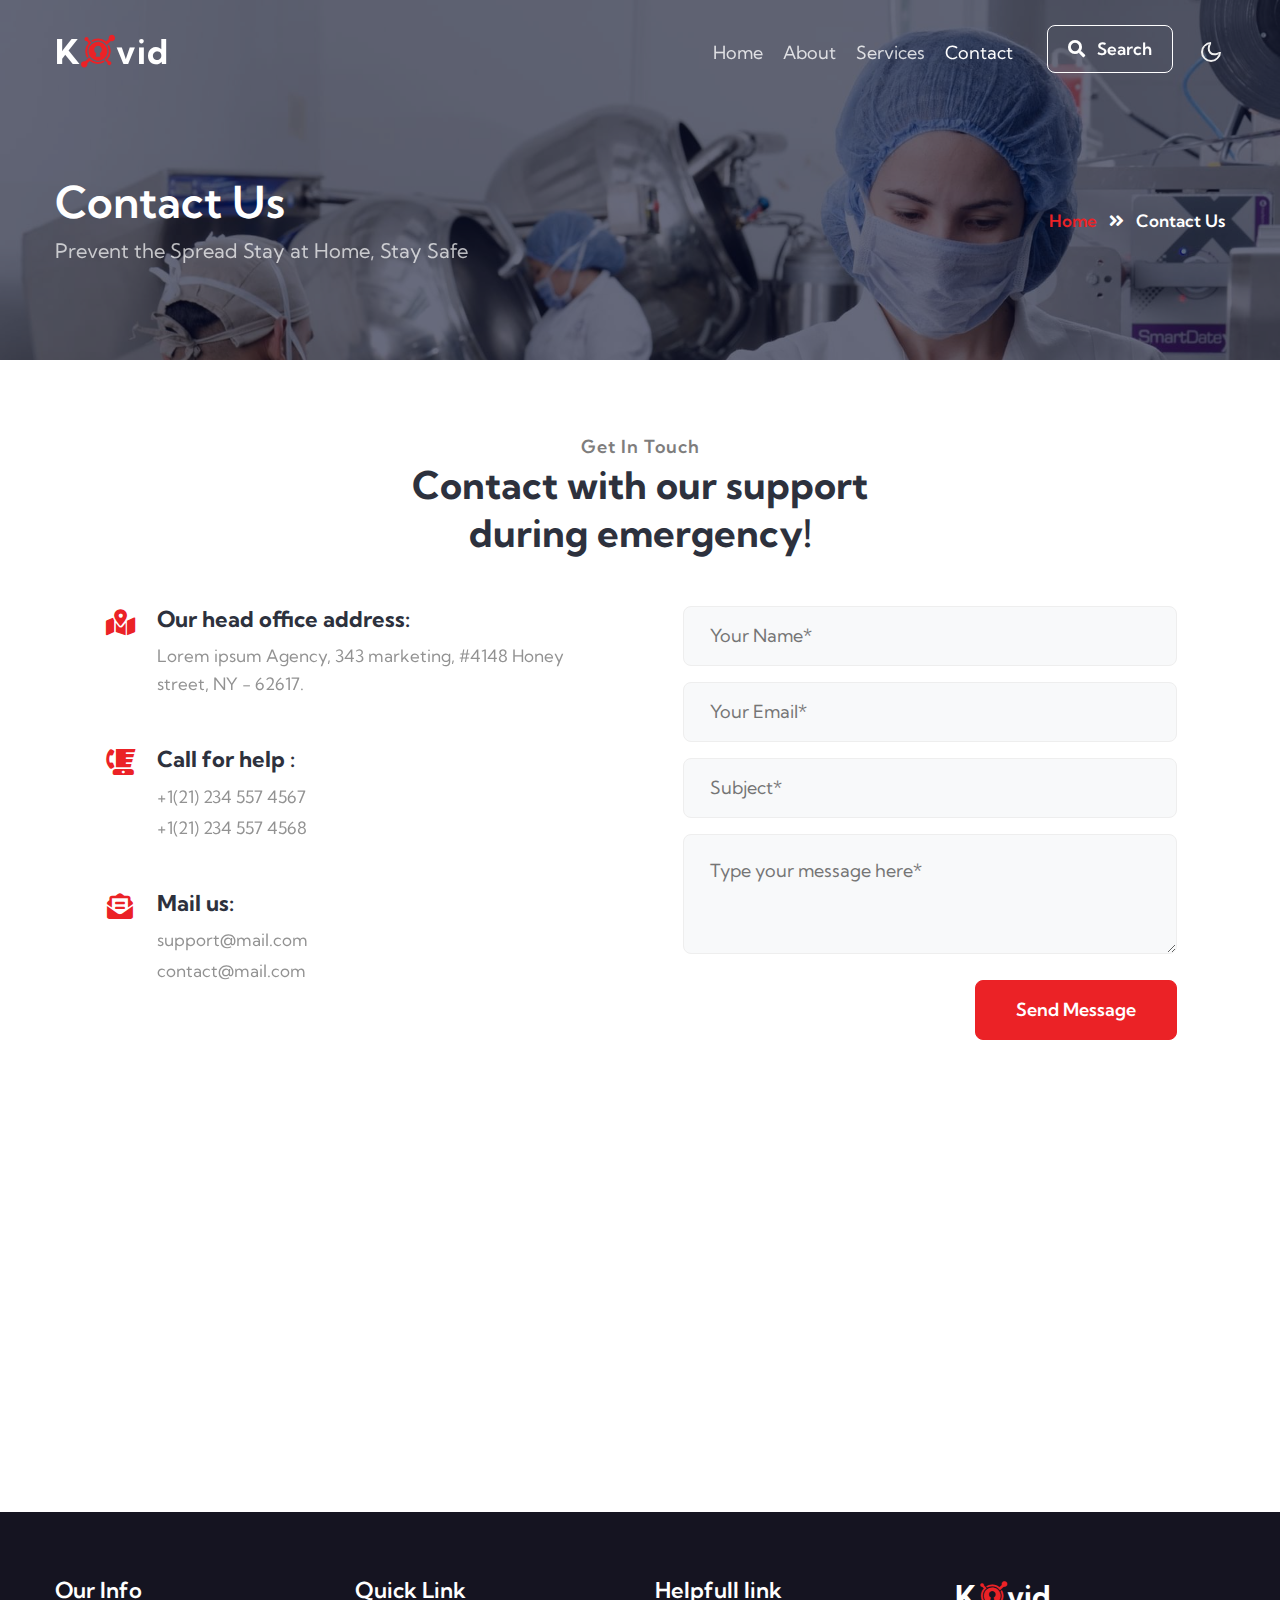
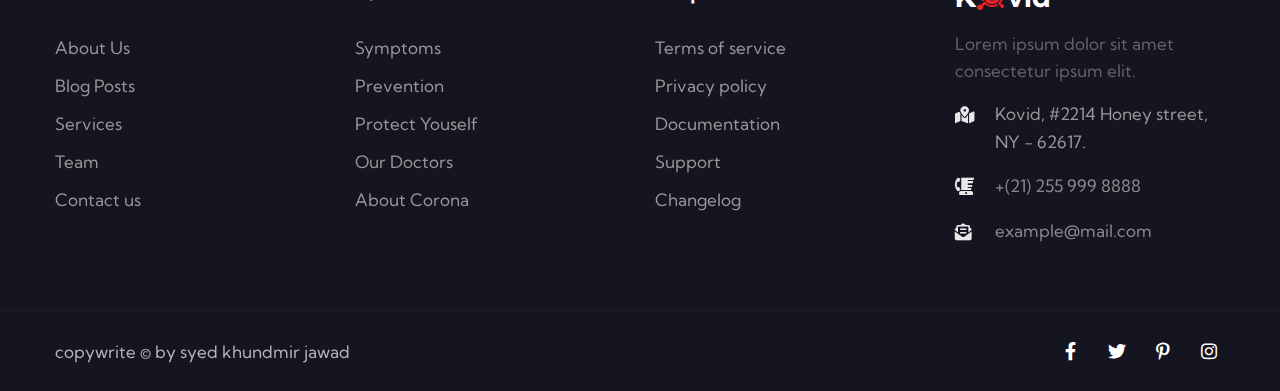
<file: contact.html>
<!doctype html>
<html lang="en">

<head>
  
  <meta charset="utf-8">
  <meta name="viewport" content="width=device-width, initial-scale=1, shrink-to-fit=no">
  <title>Kovid - Medical</title>
  
  <link href="//fonts.googleapis.com/css2?family=Kumbh+Sans:wght@300;400;700&display=swap" rel="stylesheet">
 
  <link rel="stylesheet" href="assets/css/style-starter.css">
</head>

<body>
  
  <header id="site-header" class="fixed-top">
    <div class="container">
      <nav class="navbar navbar-expand-lg navbar-dark stroke">
        <h1>
          <a class="navbar-brand" href="index.html">
            K<i class="fab fa-keycdn"></i>vid</a>
        </h1>

        <button class="navbar-toggler  collapsed bg-gradient" type="button" data-toggle="collapse"
          data-target="#navbarTogglerDemo02" aria-controls="navbarTogglerDemo02" aria-expanded="false"
          aria-label="Toggle navigation">
          <span class="navbar-toggler-icon fa icon-expand fa-bars"></span>
          <span class="navbar-toggler-icon fa icon-close fa-times"></span>
          </span>
        </button>
        <div class="collapse navbar-collapse" id="navbarTogglerDemo02">
          <ul class="navbar-nav ml-lg-auto">
            <li class="nav-item">
              <a class="nav-link" href="index.html">Home <span class="sr-only">(current)</span></a>
            </li>
            <li class="nav-item">
              <a class="nav-link" href="about.html">About</a>
            </li>
            <li class="nav-item">
              <a class="nav-link" href="services.html">Services</a>
            </li>
            <li class="nav-item mr-lg-1 active">
              <a class="nav-link" href="contact.html">Contact</a>
          </li>
          
              <li class="header-search mr-lg-2 mt-lg-0 mt-4 position-relative">
                  <div class="search-right">
                      <a href="#search" class="btn btn-style search-btn" title="search"><span
                              class="fas fa-search mr-2" aria-hidden="true"></span> Search</a>

                  </div>
              </li>
           
          </ul>
        </div>
      
        
        <div class="mobile-position">
          <nav class="navigation">
            <div class="theme-switch-wrapper">
              <label class="theme-switch" for="checkbox">
                <input type="checkbox" id="checkbox">
                <div class="mode-container py-1">
                  <i class="gg-sun"></i>
                  <i class="gg-moon"></i>
                </div>
              </label>
            </div>
          </nav>
        </div>
       
      </nav>

    </div>
  </header>


<section class="w3l-about-breadcrumb text-center">
  <div class="breadcrumb-bg breadcrumb-bg-about py-5">
      <div class="container py-lg-5 py-md-4">
        <div class="w3breadcrumb-gids">
          <div class="w3breadcrumb-left text-left">
                    <h2 class="title AboutPageBanner">
                Contact Us   </h2>
                              <p class="inner-page-para mt-2">
                                Prevent the Spread
                                Stay at Home, Stay Safe             </p>
          </div>
          <div class="w3breadcrumb-right">
                <ul class="breadcrumbs-custom-path">
                  <li><a href="index.html">Home</a></li>
                  <li class="active"><span class="fas fa-angle-double-right mx-2"></span> Contact Us</li>
                </ul>
          </div>
    </div>
      </div>
      <div class="hero-overlay"></div>
  </div>
</section>


 <section class="w3l-contact-2 py-5" id="contact">
  <div class="container py-lg-4 py-md-3 py-2">
    <div class="title-content text-center">
      <span class="title-subw3hny">Get in touch</span>
      <h3 class="title-w3l mb-lg-4">Contact with our support <br>
        during emergency!</h3>

    </div>
    <div class="contact-grids d-grid mt-5 mx-lg-5">
      <div class="contact-left">
        <div class="cont-details">
          <div class="cont-top margin-up">
            <div class="cont-left text-center">
              <span class="fas fa-map-marked-alt"></span>
            </div>
            <div class="cont-right">
              <h6>Our head office address:</h6>
              <p>Lorem ipsum Agency, 343 marketing, #4148 Honey street, NY - 62617.</p>
            </div>
          </div>
          <div class="cont-top margin-up">
            <div class="cont-left text-center">
              <span class="fas fa-blender-phone"></span>
            </div>
            <div class="cont-right">
              <h6>Call for help :</h6>
              <p><a href="tel:+1(21) 234 4567">+1(21) 234 557 4567</a></p>
              <p><a href="tel:+1(21) 234 4567">+1(21) 234 557 4568</a></p>
            </div>
          </div>
          <div class="cont-top margin-up">
            <div class="cont-left text-center">
              <span class="fas fa-envelope-open-text"></span>
            </div>
            <div class="cont-right">
              <h6>
                Mail us:</h6>
              <p><a href="mailto:support@mail.com" class="mail">support@mail.com</a></p>
              <p><a href="mailto:contact@mail.com" class="mail">contact@mail.com</a></p>
            </div>
          </div>
        </div>
      </div>
      <div class="contact-right">
        <form action="#" method="post" class="signin-form">
          <div class="input-grids">
            <input type="text" name="Name" placeholder="Your Name*" class="contact-input"
              required="" />
            <input type="email" name="Email" placeholder="Your Email*" class="contact-input"
              required="" />
            <input type="text" name="Subject" placeholder="Subject*" class="contact-input"
              required="" />
          </div>
          <div class="form-input">
            <textarea name="Message" placeholder="Type your message here*" required=""></textarea>
          </div>
          <div class="submit-w3l-button text-lg-right">
              <button class="btn btn-style btn-primary">Send Message</button>
          </div>
        </form>
      </div>
    </div>
</section>

<div class="map-iframe">
  <iframe
      src="https://www.google.com/maps/embed?pb=!1m18!1m12!1m3!1d317718.69319292053!2d-0.3817765050863085!3d51.528307984912544!2m3!1f0!2f0!3f0!3m2!1i1024!2i768!4f13.1!3m3!1m2!1s0x47d8a00baf21de75%3A0x52963a5addd52a99!2sLondon%2C+UK!5e0!3m2!1sen!2spl!4v1562654563739!5m2!1sen!2spl"
      width="100%" height="400" frameborder="0" style="border: 0px;" allowfullscreen=""></iframe>
</div>

 <section class="w3l-footer-29-main">
  <div class="footer-29 py-5">
    <div class="container py-lg-3">
      <div class="row footer-top-29">
        <div class="col-lg-3 col-sm-6 footer-list-29 footer-2 mt-lg-0 mt-md-5 mt-4">
          <ul>
            <h6 class="footer-title-29">Our Info</h6>
            <li><a href="about.html">About Us</a></li>
            <li><a href="blog.html"> Blog Posts</a></li>
            <li><a href="services.html">Services</a></li>

            <li><a href="about.html">Team</a></li>
            <li><a href="contact.html">Contact us</a></li>
          </ul>
        </div>
        <div class="col-lg-3 col-sm-6 footer-list-29 footer-2 mt-lg-0 mt-md-5 mt-4">
          <h6 class="footer-title-29">Quick Link</h6>
          <ul>
            <li><a href="#syn">Symptoms</a></li>

            <li><a href="#vention">Prevention</a></li>
            <li><a href="#protect">Protect Youself</a></li>
            <li><a href="#our">Our Doctors</a></li>
            <li><a href="#pack">About Corona</a></li>

          </ul>
        </div>
        <div class="col-lg-3 col-sm-6 footer-list-29 footer-2 mt-lg-0 mt-md-5 mt-4">
          <h6 class="footer-title-29">Helpfull link</h6>
          <ul>
            <li><a href="#terms">Terms of service</a></li>
            <li><a href="#privacy"> Privacy policy</a></li>
            <li><a href="#doc"> Documentation</a></li>
            <li><a href="#support"> Support</a></li>
            <li><a href="#changelog"> Changelog</a></li>
          </ul>
        </div>
        <div class="col-lg-3 col-sm-6 footer-list-29 footer-2 mt-lg-0 mt-md-5 mt-4">
          <div class="footer-logo mb-3">
            <h2>
              <a class="navbar-brand" href="index.html">
                  K<i class="fab fa-keycdn"></i>vid</a>
            </h2>
          </div>
          <p>Lorem ipsum dolor sit amet consectetur ipsum elit.</p>

          <div class="cont-details">
            <div class="cont-top margin-up">
              <div class="cont-left text-center">
                <span class="fas fa-map-marked-alt"></span>
              </div>
              <div class="cont-right">
                <p> Kovid, #2214 Honey street, NY - 62617.</p>
              </div>
            </div>
            <div class="cont-top margin-up">
              <div class="cont-left text-center">
                <span class="fas fa-blender-phone"></span>
              </div>
              <div class="cont-right">
                <p><a href="tel:+(21) 255 999 8888"> +(21) 255 999
                    8888</a></p>
              </div>
            </div>
            <div class="cont-top margin-up">
              <div class="cont-left text-center">
                <span class="fas fa-envelope-open-text"></span>
              </div>
              <div class="cont-right">
                <p><a href="mailto:example@mail.com" class="mail">
                    example@mail.com</a></p>
              </div>
            </div>
          </div>

        </div>
      </div>
    </div>
  </div>
</section>

<section class="w3l-copyright">
  <div class="container">
    <div class="row bottom-copies">
      <p class="col-lg-8 copy-footer-29">copywrite &copy; by syed khundmir jawad</p>
      <div class="col-lg-4 main-social-footer-29">
        <a href="#facebook" class="facebook"><span class="fab fa-facebook-f"></span></a>
        <a href="#twitter" class="twitter"><span class="fab fa-twitter"></span></a>
        <a href="#pinterest"><span class="fab fa-pinterest-p"></span></a>
        <a href="#instagram" class="instagram"><span class="fab fa-instagram"></span></a>
       
      </div>
    </div>
  </div>
  
  <button onclick="topFunction()" id="movetop" title="Go to top">
    <i class="fas fa-level-up-alt"></i>
  </button>
  <script>
    // When the user scrolls down 20px from the top of the document, show the button
    window.onscroll = function () {
      scrollFunction()
    };

    function scrollFunction() {
      if (document.body.scrollTop > 20 || document.documentElement.scrollTop > 20) {
        document.getElementById("movetop").style.display = "block";
      } else {
        document.getElementById("movetop").style.display = "none";
      }
    }

    // When the user clicks on the button, scroll to the top of the document
    function topFunction() {
      document.body.scrollTop = 0;
      document.documentElement.scrollTop = 0;
    }
  </script>
 
</section>


<script src="assets/js/jquery-3.3.1.min.js"></script>
<script src="assets/js/theme-change.js"></script>

<script>
  $(function () {
    $('.navbar-toggler').click(function () {
      $('body').toggleClass('noscroll');
    })
  });
</script>



<script>
  $(window).on("scroll", function () {
    var scroll = $(window).scrollTop();

    if (scroll >= 80) {
      $("#site-header").addClass("nav-fixed");
    } else {
      $("#site-header").removeClass("nav-fixed");
    }
  });

  //Main navigation Active Class Add Remove
  $(".navbar-toggler").on("click", function () {
    $("header").toggleClass("active");
  });
  $(document).on("ready", function () {
    if ($(window).width() > 991) {
      $("header").removeClass("active");
    }
    $(window).on("resize", function () {
      if ($(window).width() > 991) {
        $("header").removeClass("active");
      }
    });
  });
</script>

<script src="assets/js/bootstrap.min.js"></script>

</body>

</html>
</file>
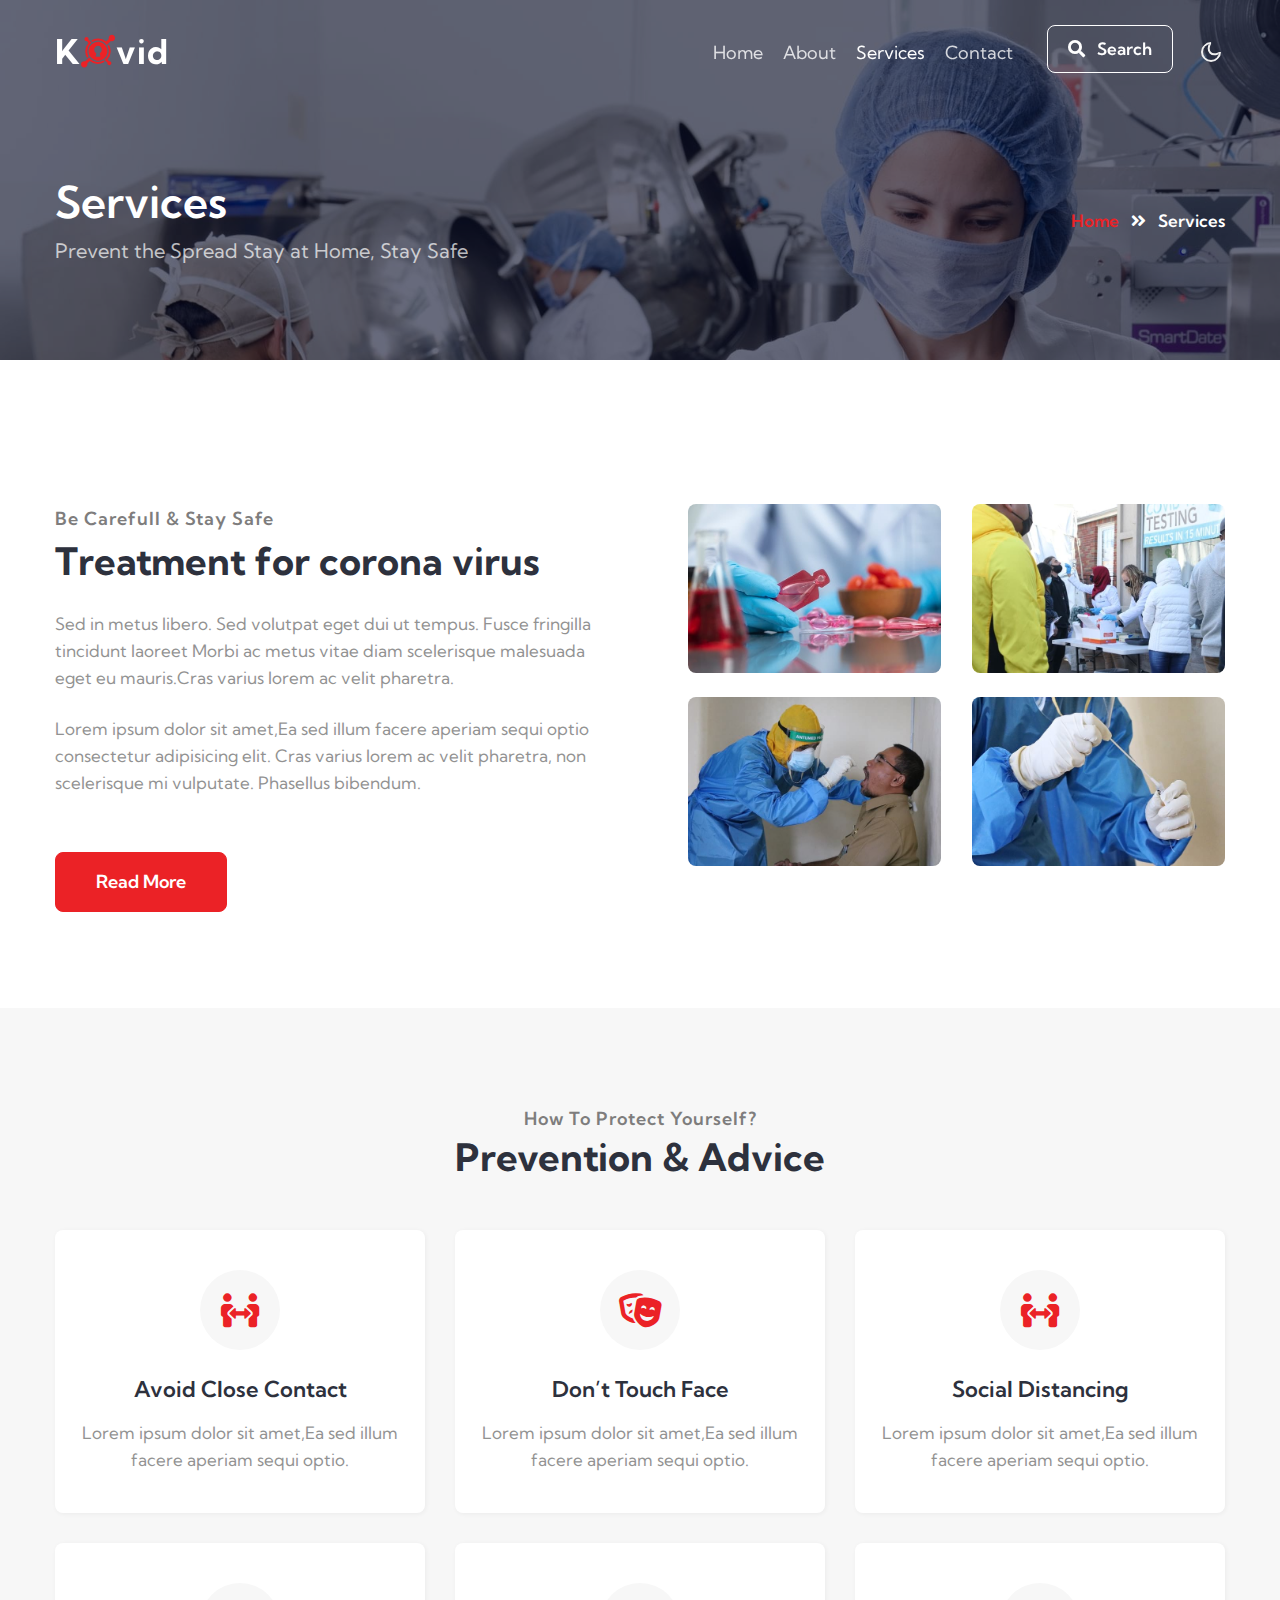
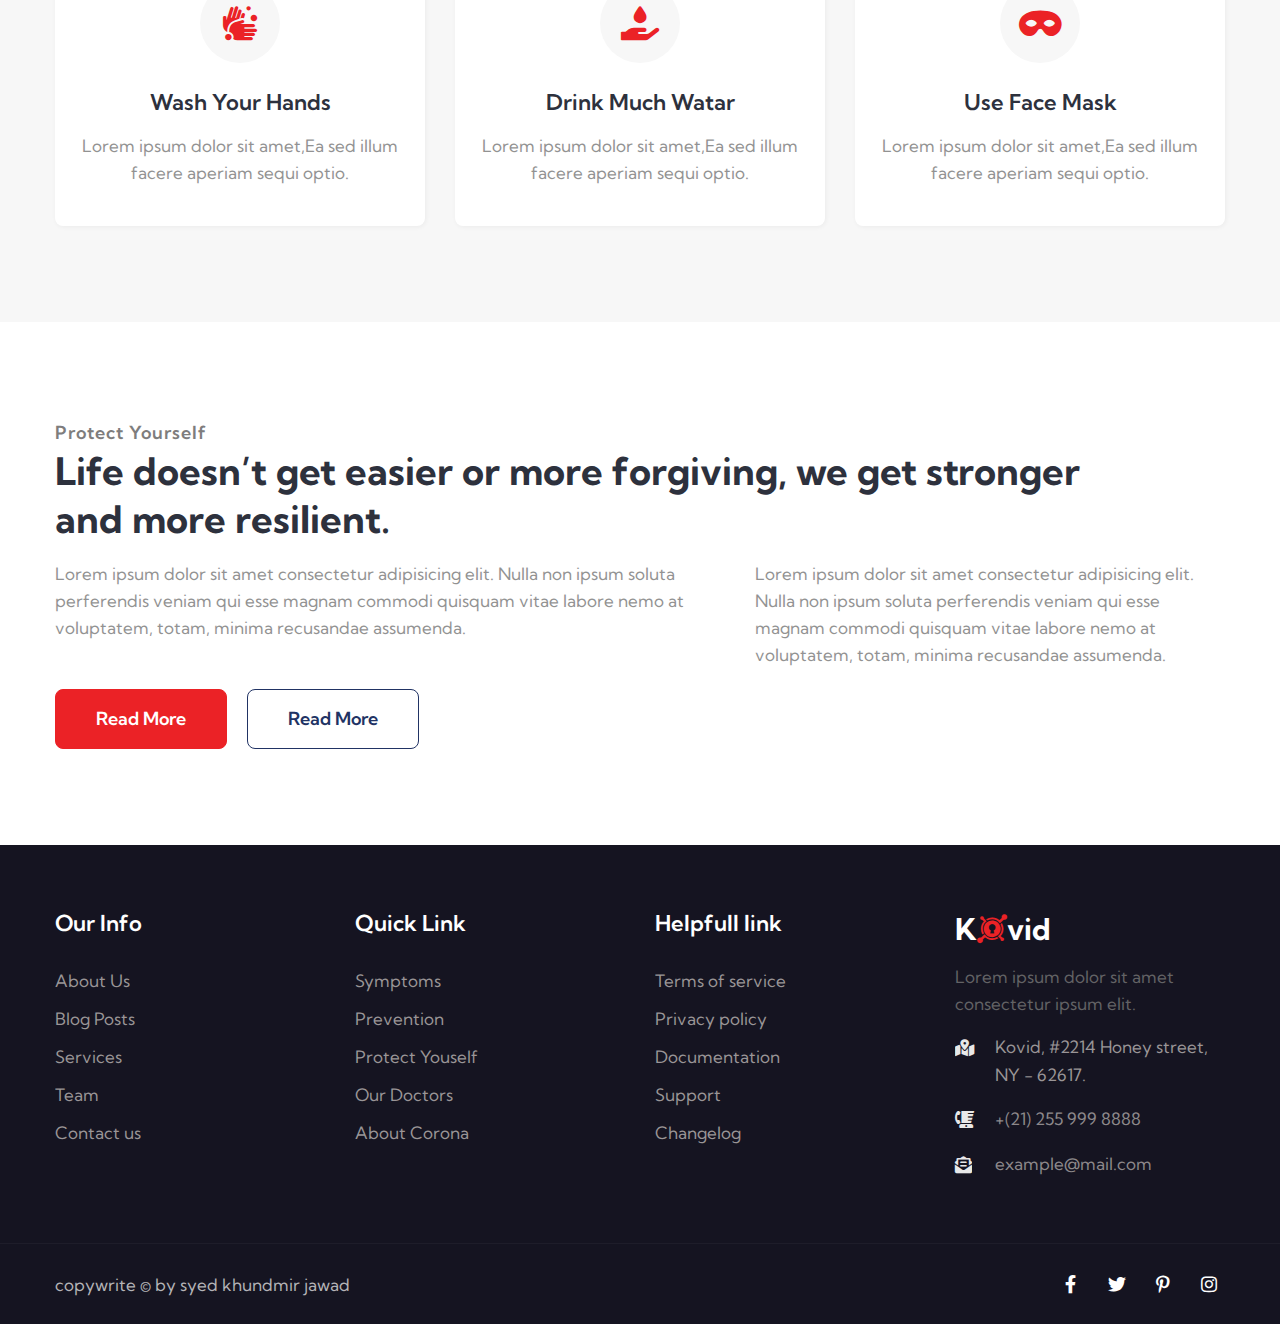
<file: services.html>
<!doctype html>
<html lang="en">

<head>
  
  <meta charset="utf-8">
  <meta name="viewport" content="width=device-width, initial-scale=1, shrink-to-fit=no">
  <title>Kovid - Medical</title>
  
  <link href="//fonts.googleapis.com/css2?family=Kumbh+Sans:wght@300;400;700&display=swap" rel="stylesheet">

  <link rel="stylesheet" href="assets/css/style-starter.css">
</head>

<body>
 
  <header id="site-header" class="fixed-top">
    <div class="container">
      <nav class="navbar navbar-expand-lg navbar-dark stroke">
        <h1>
          <a class="navbar-brand" href="index.html">
            K<i class="fab fa-keycdn"></i>vid</a>
        </h1>
    
        <button class="navbar-toggler  collapsed bg-gradient" type="button" data-toggle="collapse"
          data-target="#navbarTogglerDemo02" aria-controls="navbarTogglerDemo02" aria-expanded="false"
          aria-label="Toggle navigation">
          <span class="navbar-toggler-icon fa icon-expand fa-bars"></span>
          <span class="navbar-toggler-icon fa icon-close fa-times"></span>
          </span>
        </button>
        <div class="collapse navbar-collapse" id="navbarTogglerDemo02">
          <ul class="navbar-nav ml-lg-auto">
            <li class="nav-item">
              <a class="nav-link" href="index.html">Home <span class="sr-only">(current)</span></a>
            </li>
            <li class="nav-item">
              <a class="nav-link" href="about.html">About</a>
            </li>
            <li class="nav-item active">
              <a class="nav-link" href="services.html">Services</a>
            </li>
            <li class="nav-item mr-lg-1">
              <a class="nav-link" href="contact.html">Contact</a>
          </li>
          
              <li class="header-search mr-lg-2 mt-lg-0 mt-4 position-relative">
                  <div class="search-right">
                      <a href="#search" class="btn btn-style search-btn" title="search"><span
                              class="fas fa-search mr-2" aria-hidden="true"></span> Search</a>
                     
                  </div>
              </li>
             
          </ul>
        </div>
      

        
        <div class="mobile-position">
          <nav class="navigation">
            <div class="theme-switch-wrapper">
              <label class="theme-switch" for="checkbox">
                <input type="checkbox" id="checkbox">
                <div class="mode-container py-1">
                  <i class="gg-sun"></i>
                  <i class="gg-moon"></i>
                </div>
              </label>
            </div>
          </nav>
        </div>
       
      </nav>

    </div>
  </header>

<section class="w3l-about-breadcrumb text-center">
  <div class="breadcrumb-bg breadcrumb-bg-about py-5">
      <div class="container py-lg-5 py-md-4">
        <div class="w3breadcrumb-gids">
          <div class="w3breadcrumb-left text-left">
                    <h2 class="title AboutPageBanner">
                  Services  </h2>
                              <p class="inner-page-para mt-2">
                                Prevent the Spread
                                Stay at Home, Stay Safe             </p>
          </div>
          <div class="w3breadcrumb-right">
                <ul class="breadcrumbs-custom-path">
                  <li><a href="index.html">Home</a></li>
                  <li class="active"><span class="fas fa-angle-double-right mx-2"></span> Services</li>
                </ul>
          </div>
    </div>
      </div>
      <div class="hero-overlay"></div>
  </div>
</section>

  <section class="w3l-services2" id="services">
    <div id="cwp23-block" class="py-5">
      <div class="container py-lg-5">
        <div class="row cwp23-content mt-lg-5 mt-4">
          <div class="col-lg-6 cwp23-img">
            <h5 class="title-subw3hny mb-1">Be carefull &amp; Stay Safe</h5>
            <h3 class="title-w3l">Treatment for corona virus</h3>
            </h3>
            <p class="mt-4">Sed in metus libero. Sed volutpat eget dui ut tempus. Fusce fringilla tincidunt laoreet
              Morbi ac metus vitae diam scelerisque malesuada eget eu mauris.Cras varius lorem ac velit pharetra.

            </p>
            <p class="mt-4">Lorem ipsum dolor sit amet,Ea sed illum facere aperiam sequi optio consectetur adipisicing
              elit. Cras varius lorem ac velit pharetra, non scelerisque mi vulputate. Phasellus bibendum.</p>
            <div class="w3l-button mt-lg-5 mt-4">
              <a href="services.html" class="btn btn-style btn-primary mt-2">Read More </a>
            </div>
          </div>
          <div class="col-lg-6 cwp23-text mt-lg-0 mt-5 pl-lg-5">
            <div class="cwp23-text-cols row">
              <div class="column col-6">
                <a href="#"><img src="assets/images/b1.jpg" alt="" class="radius-image img-fluid"></a>
              </div>
              <div class="column col-6">
                <a href="#"><img src="assets/images/b2.jpg" alt="" class="radius-image img-fluid"></a>
              </div>
              <div class="column col-6 mt-4">
                <a href="#"><img src="assets/images/b3.jpg" alt="" class="radius-image img-fluid"></a>
              </div>
              <div class="column col-6 mt-4">
                <a href="#"><img src="assets/images/b4.jpg" alt="" class="radius-image img-fluid"></a>
              </div>

            </div>
          </div>
        </div>
      </div>
    </div>
  </section>

  
 <section class="w3l-features py-5" id="work">
  <div class="container py-lg-5 py-md-4 py-2">
        <h5 class="title-subw3hny text-center">How to Protect Yourself?</h5>
        <h3 class="title-w3l mb-5 text-center">Prevention & Advice</h3>
          <div class="main-cont-wthree-2 align-items-center">
          <div class="services-page mt-lg-0 mt-md-5 mt-4">
              <div class="call-grids-w3 d-grid">
                  <div class="grids-1 box-wrap">
                      <div class="icon">
                          <i class="fas fa-people-arrows"></i>
                      </div>
                      <h4><a href="about.html" class="title-head">Avoid Close Contact</a></h4>
                      <p class="mt-3">Lorem ipsum dolor sit amet,Ea sed illum facere aperiam sequi optio.</p>
                    </div>
                  <div class="grids-1 box-wrap">
                      <div class="icon">
                          <i class="fas fa-theater-masks"></i>
                      </div>
                      <h4><a href="about.html" class="title-head">Don’t Touch Face</a></h4>
                      <p class="mt-3">Lorem ipsum dolor sit amet,Ea sed illum facere aperiam sequi optio.</p>
                    </div>
                  <div class="grids-1 box-wrap">
                      <div class="icon">
                          <i class="fas fa-people-arrows"></i>
                      </div>
                      <h4><a href="about.html" class="title-head">Social Distancing</a></h4>
                      <p class="mt-3">Lorem ipsum dolor sit amet,Ea sed illum facere aperiam sequi optio.</p>
                    </div>
                  <div class="grids-1 box-wrap">
                      <div class="icon">
                          <i class="fas fa-hands-wash"></i>
                      </div>
                      <h4><a href="about.html" class="title-head">Wash Your Hands</a></h4>
                      <p class="mt-3">Lorem ipsum dolor sit amet,Ea sed illum facere aperiam sequi optio.</p>
                    </div>
                  <div class="grids-1 box-wrap">
                    <div class="icon">
                        <i class="fas fa-hand-holding-water"></i>
                    </div>
                    <h4><a href="about.html" class="title-head">Drink Much Watar</a></h4>
                    <p class="mt-3">Lorem ipsum dolor sit amet,Ea sed illum facere aperiam sequi optio.</p>
                  </div>
                <div class="grids-1 box-wrap">
                  <div class="icon">
                      <i class="fas fa-mask"></i>
                  </div>
                  <h4><a href="about.html" class="title-head">Use Face Mask</a></h4>
                  <p class="mt-3">Lorem ipsum dolor sit amet,Ea sed illum facere aperiam sequi optio.</p>
                </div>
              </div>
          </div>
      </div>
  </div>
</section>

  <section class="w3l-services3 py-5">
      <div class="container py-lg-5 py-4">
        <div class="section-width">
          <h5 class="title-subw3hny">Protect yourself</h5>
          <h3 class="title-w3l mb-3 pr-lg-5 mr-lg-5">Life doesn’t get easier or more forgiving, we get stronger and more resilient.</h3>
        </div>
        <div class="row">
        <div class="col-lg-7 middle-section">
         
          <div class="link-list-menu">
            <p class="">Lorem ipsum dolor sit amet consectetur adipisicing elit. Nulla non ipsum soluta
              perferendis
              veniam qui esse magnam commodi quisquam vitae labore nemo at voluptatem, totam, minima recusandae
              assumenda.</p>
              <div class="w3l-two-buttons">
                <a href="#" class="btn btn-primary btn-white btn-style mt-lg-5 mt-4"> Read More </a>
                <a href="#" class="btn btn-style btn-outline-dark mt-lg-5 mt-4 ml-sm-3">Read More </a>
              </div>
            </div>
          </div>
          <div class="col-lg-5 middle-right mt-lg-0 mt-4">
            <p class="">Lorem ipsum dolor sit amet consectetur adipisicing elit. Nulla non ipsum soluta
              perferendis
              veniam qui esse magnam commodi quisquam vitae labore nemo at voluptatem, totam, minima recusandae
              assumenda.</p>
            </div>
        </div>
      </div>
  </section>

<section class="w3l-footer-29-main">
  <div class="footer-29 py-5">
    <div class="container py-lg-3">
      <div class="row footer-top-29">
        <div class="col-lg-3 col-sm-6 footer-list-29 footer-2 mt-lg-0 mt-md-5 mt-4">
          <ul>
            <h6 class="footer-title-29">Our Info</h6>
            <li><a href="about.html">About Us</a></li>
            <li><a href="blog.html"> Blog Posts</a></li>
            <li><a href="services.html">Services</a></li>

            <li><a href="about.html">Team</a></li>
            <li><a href="contact.html">Contact us</a></li>
          </ul>
        </div>
        <div class="col-lg-3 col-sm-6 footer-list-29 footer-2 mt-lg-0 mt-md-5 mt-4">
          <h6 class="footer-title-29">Quick Link</h6>
          <ul>
            <li><a href="#syn">Symptoms</a></li>

            <li><a href="#vention">Prevention</a></li>
            <li><a href="#protect">Protect Youself</a></li>
            <li><a href="#our">Our Doctors</a></li>
            <li><a href="#pack">About Corona</a></li>

          </ul>
        </div>
        <div class="col-lg-3 col-sm-6 footer-list-29 footer-2 mt-lg-0 mt-md-5 mt-4">
          <h6 class="footer-title-29">Helpfull link</h6>
          <ul>
            <li><a href="#terms">Terms of service</a></li>
            <li><a href="#privacy"> Privacy policy</a></li>
            <li><a href="#doc"> Documentation</a></li>
            <li><a href="#support"> Support</a></li>
            <li><a href="#changelog"> Changelog</a></li>
          </ul>
        </div>
        <div class="col-lg-3 col-sm-6 footer-list-29 footer-2 mt-lg-0 mt-md-5 mt-4">
          <div class="footer-logo mb-3">
            <h2>
              <a class="navbar-brand" href="index.html">
                  K<i class="fab fa-keycdn"></i>vid</a>
          </h2>
          </div>
          <p>Lorem ipsum dolor sit amet consectetur ipsum elit.</p>

          <div class="cont-details">
            <div class="cont-top margin-up">
              <div class="cont-left text-center">
                <span class="fas fa-map-marked-alt"></span>
              </div>
              <div class="cont-right">
                <p> Kovid, #2214 Honey street, NY - 62617.</p>
              </div>
            </div>
            <div class="cont-top margin-up">
              <div class="cont-left text-center">
                <span class="fas fa-blender-phone"></span>
              </div>
              <div class="cont-right">
                <p><a href="tel:+(21) 255 999 8888"> +(21) 255 999
                    8888</a></p>
              </div>
            </div>
            <div class="cont-top margin-up">
              <div class="cont-left text-center">
                <span class="fas fa-envelope-open-text"></span>
              </div>
              <div class="cont-right">
                <p><a href="mailto:example@mail.com" class="mail">
                    example@mail.com</a></p>
              </div>
            </div>
          </div>

        </div>
      </div>
    </div>
  </div>
</section>

<section class="w3l-copyright">
  <div class="container">
    <div class="row bottom-copies">
      <p class="col-lg-8 copy-footer-29">copywrite &copy; by syed khundmir jawad</p>
      <div class="col-lg-4 main-social-footer-29">
        <a href="#facebook" class="facebook"><span class="fab fa-facebook-f"></span></a>
        <a href="#twitter" class="twitter"><span class="fab fa-twitter"></span></a>
        <a href="#pinterest"><span class="fab fa-pinterest-p"></span></a>
        <a href="#instagram" class="instagram"><span class="fab fa-instagram"></span></a>
        
      </div>
    </div>
  </div>
  
  <button onclick="topFunction()" id="movetop" title="Go to top">
    <i class="fas fa-level-up-alt"></i>
  </button>
  <script>
    // When the user scrolls down 20px from the top of the document, show the button
    window.onscroll = function () {
      scrollFunction()
    };

    function scrollFunction() {
      if (document.body.scrollTop > 20 || document.documentElement.scrollTop > 20) {
        document.getElementById("movetop").style.display = "block";
      } else {
        document.getElementById("movetop").style.display = "none";
      }
    }

    // When the user clicks on the button, scroll to the top of the document
    function topFunction() {
      document.body.scrollTop = 0;
      document.documentElement.scrollTop = 0;
    }
  </script>
 
</section>

<script src="assets/js/jquery-3.3.1.min.js"></script>
<script src="assets/js/theme-change.js"></script>

<script>
  $(function () {
    $('.navbar-toggler').click(function () {
      $('body').toggleClass('noscroll');
    })
  });
</script>



<script>
  $(window).on("scroll", function () {
    var scroll = $(window).scrollTop();

    if (scroll >= 80) {
      $("#site-header").addClass("nav-fixed");
    } else {
      $("#site-header").removeClass("nav-fixed");
    }
  });

  //Main navigation Active Class Add Remove
  $(".navbar-toggler").on("click", function () {
    $("header").toggleClass("active");
  });
  $(document).on("ready", function () {
    if ($(window).width() > 991) {
      $("header").removeClass("active");
    }
    $(window).on("resize", function () {
      if ($(window).width() > 991) {
        $("header").removeClass("active");
      }
    });
  });
</script>

<script src="assets/js/bootstrap.min.js"></script>

</body>

</html>
</file>
